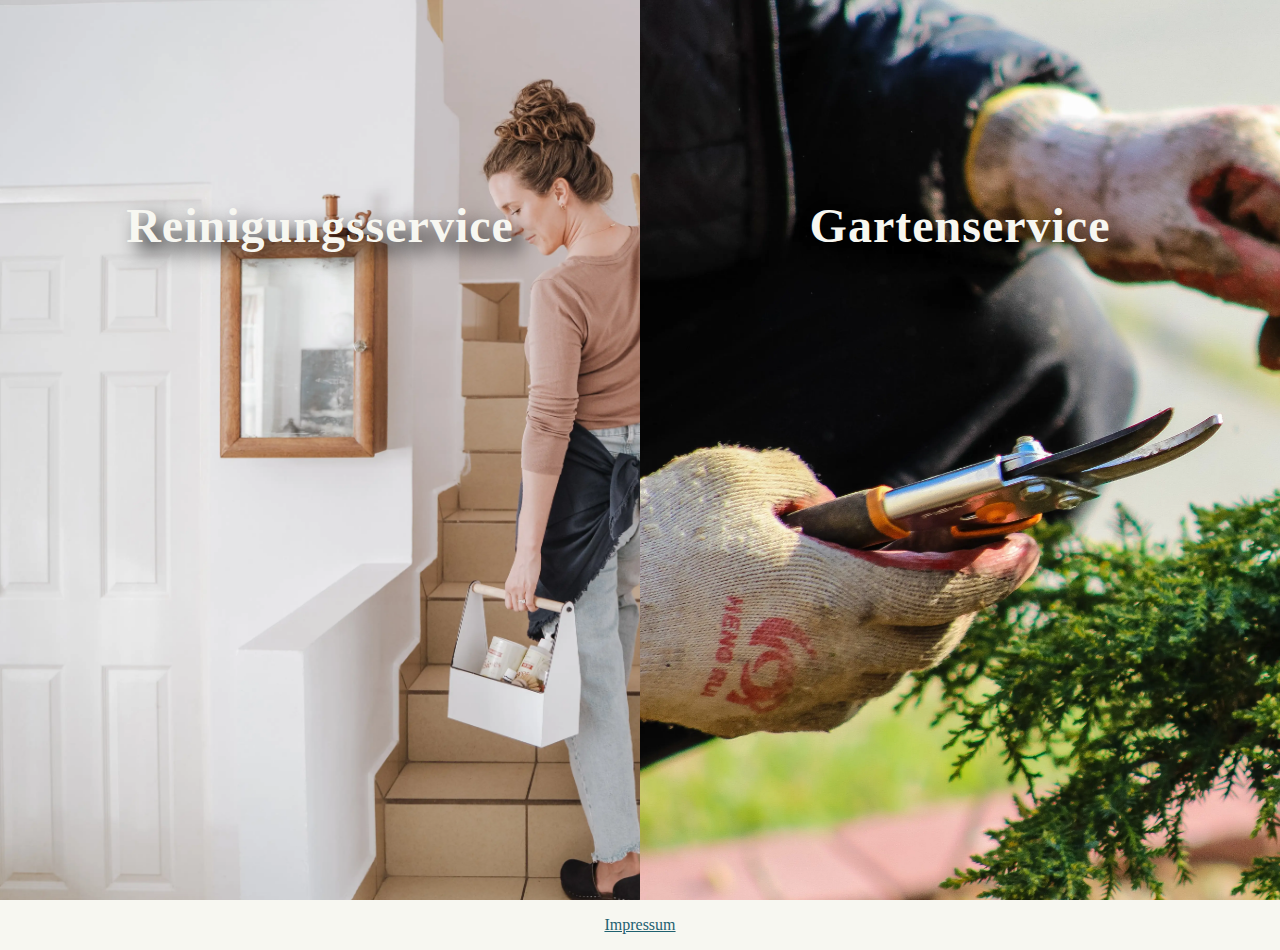
<file: index.html>
<!DOCTYPE html>
<html lang="de">

<head>
    <meta charset="UTF-8">
    <meta http-equiv="X-UA-Compatible" content="IE=edge">
    <meta name="viewport" content="width=device-width, initial-scale=1.0">
    <link rel="stylesheet" href="./index.min.css">
    <title>Hansen Services</title>
</head>

<body>
    <main id="main">
        <h1>Hansen Services</h1>
        <a href="./reinigungsservice.html" class="img-container">
            <div class="img" id="img-reinigung"></div>
            <h2>Reinigungsservice</h2>
        </a>
        <a href="./gartenservice.html" class="img-container">
            <div class="img" id="img-garten"></div>
            <h2>Gartenservice</h2>
        </a>
    </main>
    <footer>
        <a href="./impressumgardening.html" id="imprint-link">Impressum</a>
    </footer>
</body>

</html>
</file>
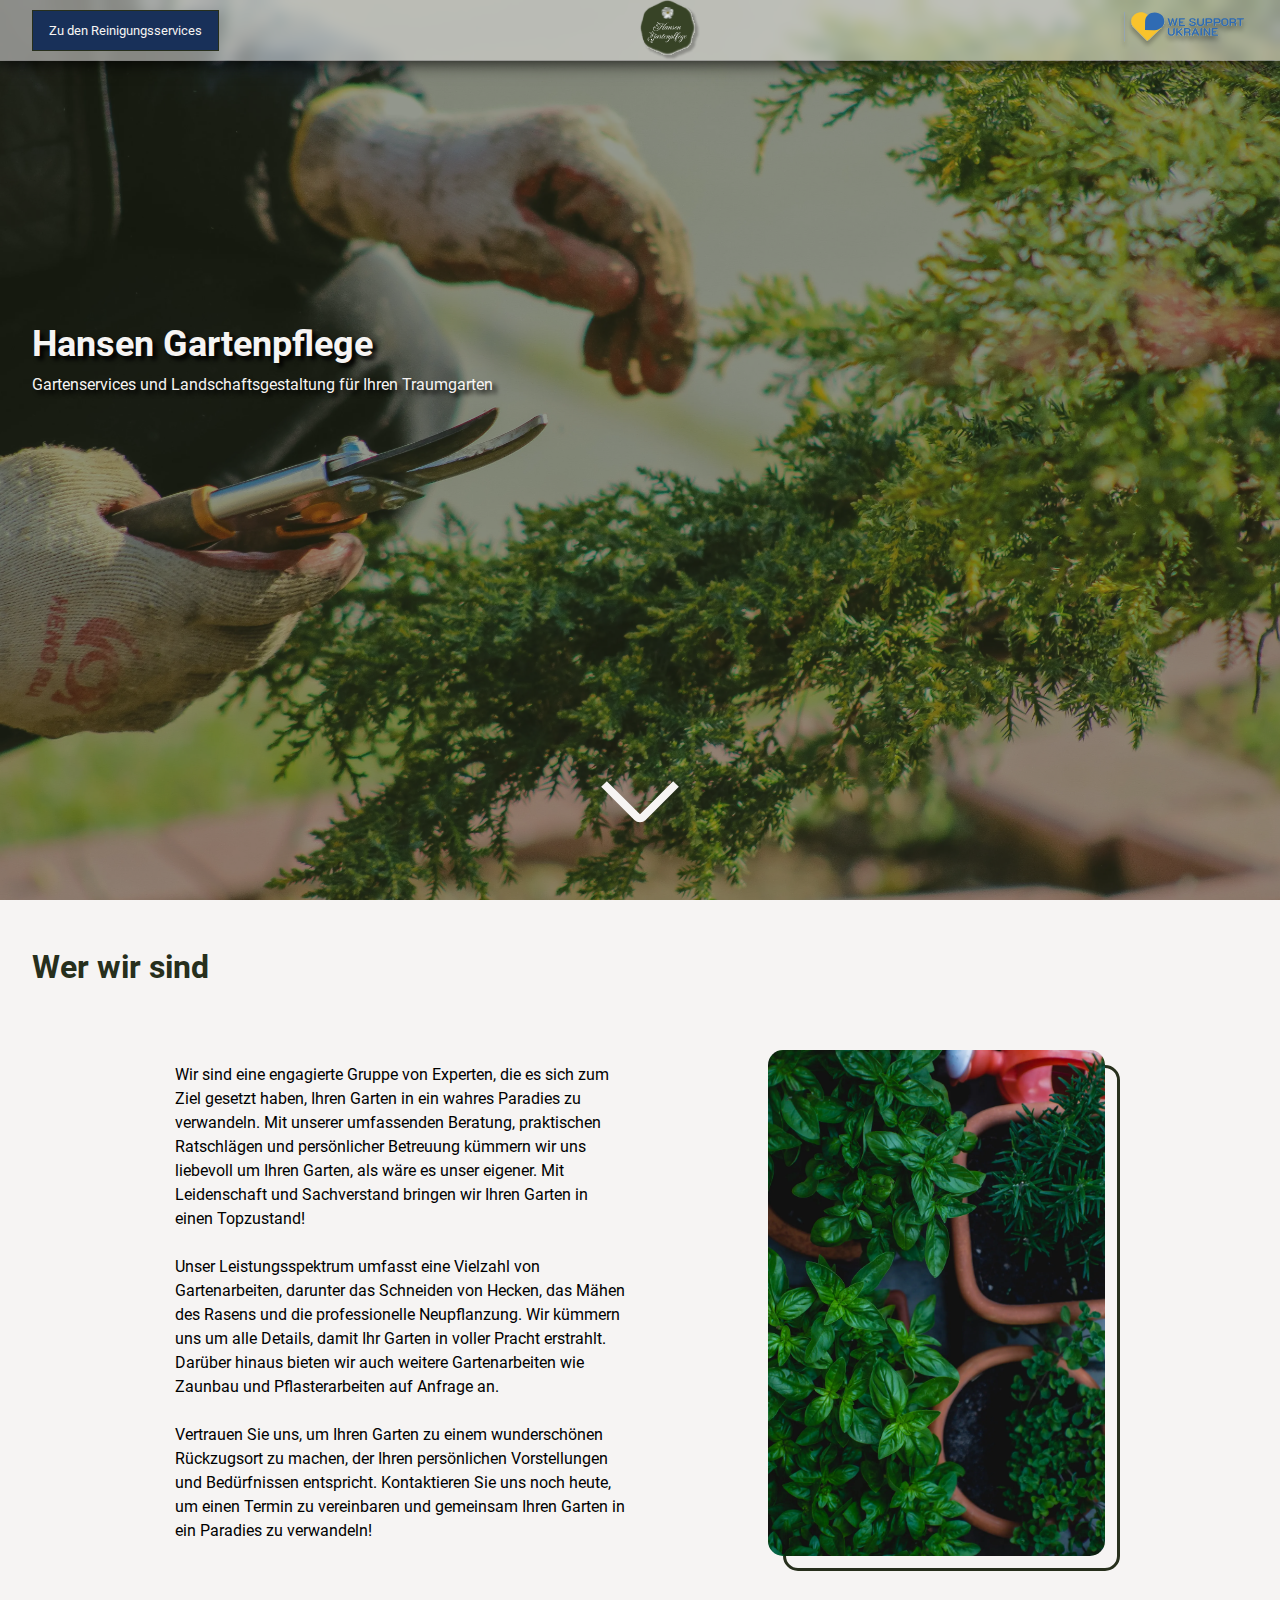
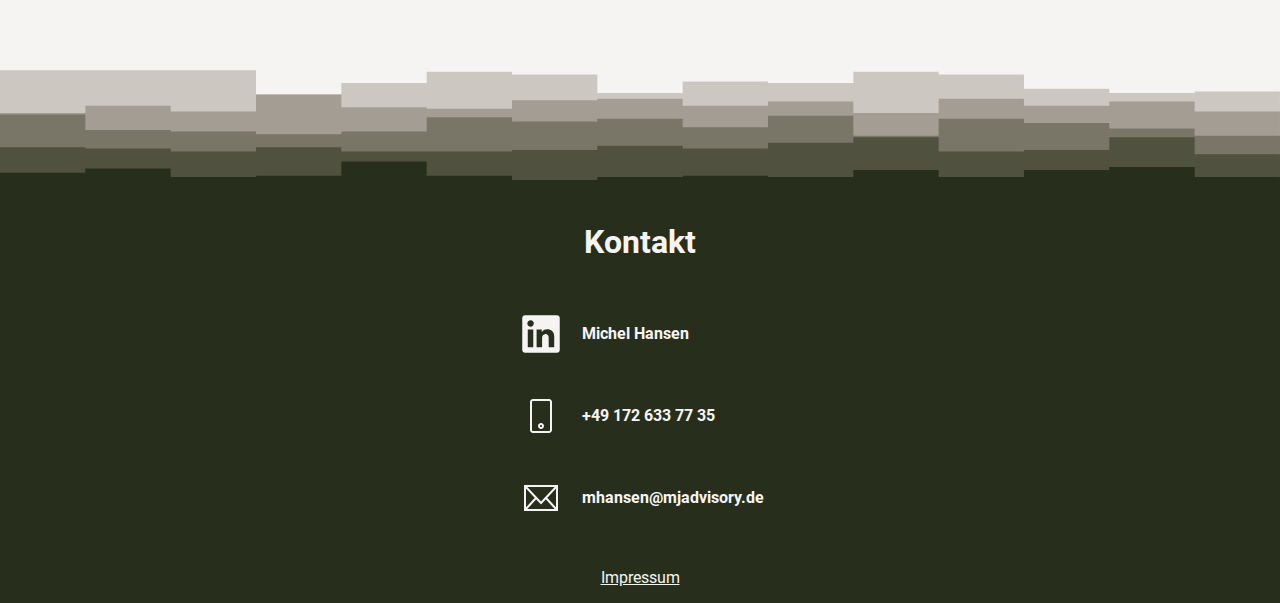
<file: gartenservice.html>
<!DOCTYPE html>
<html lang="de">

<head>
    <meta charset="UTF-8">
    <meta http-equiv="X-UA-Compatible" content="IE=edge">
    <meta name="viewport" content="width=device-width, initial-scale=1.0">
    <meta name="description"
        content="Wir sind spezialisiert auf die Schaffung von Verbindungen zwischen etablierten Immobilienunternehmen und aufstrebenden Start-ups. Durch unsere langjährige Expertise und engen Beziehungen zu den Gründern renommierter Immobilienunternehmen gewährleisten wir eine zuverlässige, professionelle und effiziente Zusammenarbeit.">
    <link rel="stylesheet" href="gartenservice.min.css">
    <link rel="stylesheet" href="fonts.css">
    <title>Hansen Gartenpflege</title>
</head>

<body>
    <header>
        <a href="./reinigungsservice.html" id="reinigung-link">
            <button id="reinigung-button">Zu den Reinigungsservices</button>
        </a>
        <img src="./assets/gardener-logo.svg" alt="logo" id="logo" height="42px" width="42px">
        <svg width="128" height="39" viewBox="0 0 128 39" id="support-ukraine" fill="none"
            xmlns="http://www.w3.org/2000/svg">
            <g filter="url(#filter0_d_23_175)">
                <mask id="mask0_23_175" style="mask-type:luminance" maskUnits="userSpaceOnUse" x="4" y="0" width="120"
                    height="31">
                    <path d="M124 0.866699H4V30.4489H124V0.866699Z" fill="white" />
                </mask>
                <g mask="url(#mask0_23_175)">
                    <path
                        d="M25.27 19.1001L25.3419 17.8244C28.3598 16.9446 29.3179 15.537 30.1802 12.5238C30.6113 11.0722 30.6113 9.53257 30.2281 8.08096C29.8209 6.62934 29.0305 5.2657 27.9048 4.16599C26.779 3.06628 25.3658 2.25249 23.809 1.76861C22.2521 1.30674 20.5754 1.21876 18.9706 1.50468C17.3658 1.79061 15.8569 2.45044 14.6113 3.41818C13.3658 4.38593 12.3838 5.6396 11.8089 7.04723C11.2341 8.45486 11.0425 9.97246 11.282 11.4681C11.5215 12.9637 12.1443 14.3713 13.1503 15.581L13.1742 15.603C13.5335 16.0209 13.9167 16.4168 14.3479 16.7907L27.0425 29.5473C27.0664 29.5913 27.1143 29.6133 27.1622 29.6353C27.2101 29.6573 27.2581 29.6573 27.306 29.6573C27.3539 29.6573 27.4018 29.6573 27.4497 29.6353C27.4976 29.6133 27.5455 29.5913 27.5694 29.5473L41.6772 16.5267L25.27 19.1001Z"
                        fill="#F9C32C" />
                    <path d="M20.8861 10.1044L18.3711 18.7481L27.7843 21.0575L30.2992 12.4138L20.8861 10.1044Z"
                        fill="#F9C32C" />
                    <path
                        d="M34.8746 1.41666C33.6052 1.39467 32.3357 1.61461 31.162 2.05449C29.9884 2.49438 28.9105 3.13221 28.0004 3.946C27.0902 4.75978 26.3716 5.72753 25.8686 6.80525C25.3656 7.88296 25.1022 9.02666 25.1022 10.1924C25.1022 10.2583 25.1022 10.3023 25.1022 10.3683V10.3903L25.0063 18.8361C25.0063 18.8581 25.0063 18.9021 25.0303 18.9241C25.0542 18.9461 25.0543 18.9681 25.0782 19.012C25.1022 19.034 25.1261 19.056 25.1501 19.056C25.174 19.078 25.2219 19.078 25.2459 19.078L34.4674 19.166H34.659C37.198 19.144 39.6411 18.2202 41.4375 16.5927C43.2339 14.9651 44.2638 12.7217 44.2878 10.3903C44.3117 8.05892 43.3297 5.8155 41.5812 4.12195C39.8327 2.45039 37.4135 1.48265 34.8746 1.41666Z"
                        fill="#2F6BB3" />
                    <path
                        d="M49.9406 14.789C49.6771 14.613 49.4855 14.3711 49.4137 14.0852L47.5454 7.35493C47.761 7.24496 48.0245 7.17898 48.2879 7.20097C48.5514 7.20097 48.7909 7.26695 49.0065 7.39892C49.1981 7.53089 49.3418 7.72883 49.3897 7.94878L50.3957 12.0837L50.1562 12.9195L50.276 12.9415L51.9047 7.68485C51.9526 7.55288 52.0245 7.42091 52.1682 7.33294C52.2879 7.24496 52.4556 7.20097 52.6233 7.20097C52.7909 7.20097 52.9346 7.24496 53.0783 7.33294C53.1981 7.42091 53.2939 7.55288 53.3418 7.68485L54.6352 12.1497L54.4197 13.0294L54.5394 13.0514L55.8328 7.90479C55.8807 7.68485 56.0005 7.50889 56.1921 7.35493C56.4077 7.22297 56.6712 7.15698 56.9346 7.15698C57.1981 7.15698 57.4616 7.20097 57.6772 7.31094L55.8089 14.0412C55.737 14.3271 55.5454 14.569 55.2819 14.745C54.9945 14.9209 54.6352 15.0089 54.2999 14.9869L52.5035 8.91652L52.4077 8.93852L52.5993 9.57635L50.9945 14.9649C50.5873 15.0529 50.228 14.9649 49.9406 14.789Z"
                        fill="#2F6BB3" />
                    <path
                        d="M58.8027 7.97088C58.8027 7.8829 58.8267 7.79493 58.8506 7.70695C58.8985 7.61897 58.9464 7.55299 59.0183 7.48701C59.162 7.35504 59.3776 7.28906 59.5932 7.28906H64.9105C64.9345 7.61898 64.8626 7.94889 64.671 8.23481C64.5752 8.34479 64.4554 8.41077 64.3117 8.47675C64.168 8.52074 64.0243 8.54273 63.8806 8.54273H60.3836V10.4342H63.5453C63.5692 10.7641 63.4973 11.0941 63.3057 11.38C63.2099 11.49 63.0902 11.5559 62.9465 11.6219C62.8027 11.6659 62.659 11.6879 62.5153 11.6879H60.3836V13.6674H64.1201C64.2638 13.6454 64.4075 13.6674 64.5512 13.7334C64.695 13.7774 64.8147 13.8653 64.9105 13.9753C65.1021 14.2612 65.174 14.5911 65.15 14.9211H59.5932C59.3776 14.9211 59.186 14.8551 59.0183 14.7231C58.9464 14.6571 58.8746 14.5911 58.8506 14.5032C58.8027 14.4152 58.8027 14.3272 58.8027 14.2392V7.97088Z"
                        fill="#2F6BB3" />
                    <path
                        d="M70.7787 14.811C70.3236 14.7011 69.8924 14.4591 69.5571 14.1292C69.2697 13.8433 69.126 13.4694 69.126 13.0955C69.126 12.5017 69.5571 12.2157 70.4433 12.2157C70.4433 12.4577 70.4912 12.6776 70.611 12.8976C70.7068 13.1175 70.8745 13.2934 71.0661 13.4474C71.4972 13.6893 71.9763 13.8433 72.4793 13.8653C72.9823 13.8873 73.4853 13.7993 73.9403 13.6014C74.0841 13.5354 74.2038 13.4254 74.2757 13.2935C74.3475 13.1615 74.3954 13.0075 74.3954 12.8536C74.3954 12.6776 74.3475 12.4797 74.2038 12.3257C74.0362 12.1497 73.8206 12.0398 73.605 11.9738C73.1978 11.8418 72.7906 11.7319 72.3595 11.6439C71.7368 11.5119 71.114 11.336 70.5152 11.094C70.132 10.9401 69.7966 10.6761 69.5571 10.3682C69.3415 10.0383 69.2457 9.6644 69.2697 9.2905C69.2697 8.8946 69.4134 8.5207 69.6769 8.19079C69.9643 7.86088 70.3715 7.59695 70.8026 7.46498C71.3296 7.28903 71.9044 7.20105 72.4793 7.20105C73.0302 7.20105 73.5811 7.26703 74.108 7.42099C74.5391 7.53096 74.9224 7.75091 75.2338 8.05883C75.4972 8.30076 75.6409 8.63068 75.6409 8.98258C75.6409 9.51044 75.2098 9.79637 74.3475 9.81836C74.3475 9.62042 74.2996 9.40047 74.2038 9.22452C74.108 9.02657 73.9883 8.87261 73.8206 8.71865C73.4134 8.45472 72.9344 8.32276 72.4314 8.36674C72.0002 8.34475 71.593 8.43273 71.2098 8.60868C71.0661 8.67466 70.9703 8.76264 70.8984 8.89461C70.8266 9.00458 70.7787 9.15854 70.7787 9.2905C70.7787 9.46645 70.8266 9.64241 70.9463 9.79637C71.09 9.95033 71.2817 10.0823 71.4972 10.1483C71.8565 10.2802 72.2398 10.3682 72.623 10.4342C73.2936 10.5662 73.9404 10.7421 74.5631 11.006C74.9942 11.16 75.3535 11.4239 75.617 11.7758C75.8326 12.1058 75.9523 12.4797 75.9284 12.8536C75.9284 13.2715 75.7847 13.6893 75.5212 14.0193C75.2098 14.3712 74.8026 14.6351 74.3475 14.7891C73.7727 14.965 73.1739 15.075 72.5751 15.053C72.0242 15.053 71.3775 14.987 70.7787 14.811Z"
                        fill="#2F6BB3" />
                    <path
                        d="M78.7787 14.679C78.2758 14.459 77.8207 14.0851 77.5093 13.6452C77.1979 13.2054 77.0542 12.6995 77.0542 12.1716V8.27865C77.0542 8.12469 77.0781 7.97073 77.15 7.83877C77.2219 7.7068 77.3177 7.57483 77.4614 7.48686C77.8207 7.28891 78.2278 7.17894 78.659 7.20093V12.1496C78.635 12.3696 78.6829 12.5895 78.7787 12.7875C78.8746 12.9854 79.0183 13.1834 79.1859 13.3153C79.5931 13.6012 80.0722 13.7552 80.5752 13.7552C81.0781 13.7552 81.5811 13.6012 81.9644 13.3153C82.132 13.1614 82.2758 12.9854 82.3716 12.7875C82.4674 12.5895 82.5153 12.3696 82.4913 12.1496V8.27865C82.4913 8.12469 82.5153 7.97073 82.5871 7.81677C82.659 7.6848 82.7788 7.55284 82.9225 7.46486C83.2817 7.26692 83.6889 7.17894 84.1201 7.20093V12.1496C84.1201 12.6775 83.9764 13.1834 83.665 13.6232C83.3536 14.0631 82.9225 14.415 82.3955 14.657C81.8207 14.8989 81.2219 15.0309 80.5991 15.0309C79.9764 15.0309 79.3775 14.8989 78.7787 14.679Z"
                        fill="#2F6BB3" />
                    <path
                        d="M85.4375 7.97088C85.4375 7.8829 85.4614 7.79493 85.4854 7.70695C85.5333 7.61897 85.5812 7.55299 85.6531 7.48701C85.8207 7.35504 86.0123 7.28906 86.2279 7.28906H89.5333C90.0603 7.28906 90.5872 7.37704 91.0423 7.59698C91.4734 7.79493 91.8327 8.10285 92.0722 8.47675C92.3117 8.87265 92.4555 9.33452 92.4315 9.7964C92.4315 10.2583 92.3117 10.7202 92.0722 11.1381C91.8327 11.512 91.4734 11.8199 91.0662 12.0178C90.5872 12.2378 90.0603 12.3257 89.5333 12.3037H87.0183V13.9093C87.0183 14.0633 86.9944 14.2172 86.9225 14.3492C86.8507 14.4812 86.7309 14.6131 86.6112 14.7011C86.2519 14.8991 85.8447 15.009 85.4375 14.987V7.97088ZM89.5573 11.0941C89.7249 11.0941 89.9165 11.0721 90.0842 11.0281C90.2519 10.9621 90.3956 10.8741 90.5153 10.7641C90.7549 10.5002 90.8746 10.1703 90.8507 9.8184C90.8507 9.64244 90.8267 9.48849 90.7788 9.33453C90.707 9.18057 90.6351 9.0266 90.4914 8.91663C90.3716 8.80666 90.204 8.71869 90.0363 8.6527C89.8686 8.58672 89.701 8.56473 89.5094 8.58672H86.9944V11.1161H89.5573V11.0941Z"
                        fill="#2F6BB3" />
                    <path
                        d="M93.605 7.97088C93.605 7.8829 93.629 7.79493 93.6529 7.70695C93.7008 7.61897 93.7487 7.55299 93.8206 7.48701C93.9882 7.35504 94.1799 7.28906 94.3954 7.28906H97.7008C98.2278 7.28906 98.7547 7.37704 99.2098 7.59698C99.6409 7.79493 100 8.10285 100.24 8.47675C100.479 8.87264 100.623 9.33452 100.599 9.7964C100.599 10.2583 100.479 10.7202 100.24 11.1381C100 11.512 99.6409 11.8199 99.2338 12.0178C98.7547 12.2378 98.2278 12.3257 97.7008 12.3037H95.1858V13.9093C95.1858 14.0633 95.1619 14.2172 95.09 14.3712C95.0182 14.5032 94.8984 14.6351 94.7787 14.7231C94.4194 14.9211 94.0122 15.031 93.5811 15.009V7.97088H93.605ZM97.7248 11.0941C97.9164 11.0941 98.084 11.0721 98.2517 11.0281C98.4194 10.9621 98.5631 10.8741 98.7068 10.7641C98.9463 10.5002 99.0661 10.1703 99.0421 9.8184C99.0421 9.64244 99.0182 9.48849 98.9703 9.33453C98.8984 9.18057 98.8266 9.0266 98.6828 8.91663C98.5631 8.80666 98.3954 8.71869 98.2278 8.6527C98.0601 8.58672 97.8924 8.56473 97.7008 8.58672H95.1858V11.1161H97.7248V11.0941Z"
                        fill="#2F6BB3" />
                    <path
                        d="M102.994 14.7011C102.491 14.4811 102.036 14.1512 101.701 13.7333C101.389 13.3374 101.222 12.8756 101.222 12.3917V9.84036C101.222 9.35648 101.389 8.8946 101.701 8.5207C102.036 8.10281 102.467 7.7729 102.994 7.55296C103.545 7.31102 104.168 7.20105 104.791 7.20105C105.413 7.20105 106.012 7.31102 106.587 7.55296C107.09 7.7729 107.545 8.10281 107.88 8.5207C108.192 8.8946 108.359 9.37848 108.359 9.84036V12.3917C108.359 12.8756 108.192 13.3374 107.88 13.7333C107.545 14.1512 107.114 14.4811 106.587 14.7011C106.036 14.943 105.413 15.053 104.791 15.053C104.168 15.053 103.545 14.921 102.994 14.7011ZM106.204 13.3814C106.371 13.2715 106.515 13.1175 106.611 12.9415C106.707 12.7656 106.755 12.5676 106.755 12.3697V9.88435C106.755 9.6864 106.707 9.48845 106.611 9.3125C106.515 9.13654 106.371 8.98258 106.204 8.87261C105.797 8.58669 105.294 8.45472 104.767 8.47672C104.264 8.45472 103.761 8.58669 103.353 8.87261C103.186 8.98258 103.042 9.13654 102.946 9.3125C102.85 9.48845 102.803 9.6864 102.803 9.88435V12.3697C102.803 12.5676 102.85 12.7656 102.946 12.9415C103.042 13.1175 103.186 13.2715 103.353 13.3814C103.761 13.6454 104.264 13.7993 104.767 13.7773C105.294 13.7993 105.797 13.6454 106.204 13.3814Z"
                        fill="#2F6BB3" />
                    <path
                        d="M109.485 7.97079C109.485 7.88281 109.509 7.79484 109.533 7.70686C109.581 7.61888 109.629 7.5529 109.701 7.48692C109.869 7.35495 110.06 7.28897 110.276 7.28897H113.461C114.18 7.24498 114.899 7.46493 115.449 7.90481C115.689 8.12475 115.881 8.41068 116 8.7186C116.12 9.02651 116.168 9.33443 116.144 9.66435C116.168 10.0382 116.072 10.4121 115.857 10.7421C115.641 11.05 115.354 11.2919 114.994 11.4459V11.4679C115.689 11.7538 116.048 12.3037 116.048 13.0954V13.9532C116.048 14.1072 116.024 14.2611 115.952 14.3931C115.881 14.5251 115.785 14.657 115.641 14.745C115.282 14.943 114.875 15.0529 114.443 15.0309V13.1614C114.467 12.8535 114.372 12.5676 114.204 12.3037C114.108 12.2157 113.988 12.1277 113.869 12.0837C113.725 12.0397 113.605 12.0177 113.461 12.0177H111.066V13.9312C111.066 14.0852 111.042 14.2391 110.97 14.3711C110.899 14.5031 110.803 14.635 110.659 14.723C110.3 14.921 109.893 15.0309 109.485 14.9869V7.97079ZM113.39 10.808C113.557 10.808 113.701 10.808 113.869 10.7421C114.036 10.6761 114.156 10.6101 114.276 10.5001C114.491 10.2582 114.611 9.97227 114.587 9.66435C114.587 8.91654 114.18 8.54264 113.39 8.54264H111.066V10.808H113.39Z"
                        fill="#2F6BB3" />
                    <path
                        d="M119.545 8.56473H116.647C116.647 7.72895 117.054 7.28906 117.892 7.28906H124C124 8.12484 123.569 8.56473 122.731 8.56473H121.126V13.9533C121.126 14.1073 121.102 14.2612 121.03 14.3932C120.958 14.5252 120.863 14.6571 120.719 14.7451C120.36 14.943 119.952 15.053 119.521 15.031L119.545 8.56473Z"
                        fill="#2F6BB3" />
                    <path
                        d="M49.4613 24.4005C48.9583 24.1805 48.5033 23.8066 48.2158 23.3668C47.9045 22.9269 47.7607 22.421 47.7607 21.8931V18.0002C47.7607 17.8462 47.7847 17.6922 47.8565 17.5603C47.9284 17.4283 48.0242 17.2964 48.1679 17.2084C48.5272 17.0104 48.9344 16.9005 49.3655 16.9225V21.8712C49.3416 22.0911 49.3895 22.311 49.4853 22.509C49.5811 22.7069 49.7248 22.9049 49.8925 23.0368C50.2997 23.3228 50.7787 23.4767 51.2817 23.4767C51.7847 23.4767 52.2877 23.3228 52.6709 23.0368C52.8386 22.8829 52.9823 22.7069 53.0781 22.509C53.1739 22.311 53.1979 22.0911 53.1979 21.8712V18.0002C53.1979 17.8462 53.2218 17.6922 53.2937 17.5603C53.3655 17.4283 53.4613 17.2964 53.6051 17.2084C53.9643 17.0104 54.3715 16.9005 54.8027 16.9444V21.8931C54.8027 22.421 54.6589 22.9269 54.3476 23.3668C54.0362 23.8066 53.6051 24.1586 53.1021 24.4005C52.5272 24.6424 51.9284 24.7744 51.3057 24.7744C50.635 24.7524 50.0122 24.6424 49.4613 24.4005Z"
                        fill="#2F6BB3" />
                    <path
                        d="M56.1201 18.0442C56.1201 17.8902 56.1441 17.7362 56.2159 17.5823C56.2878 17.4503 56.4075 17.3183 56.5273 17.2304C56.8866 17.0104 57.2938 16.9224 57.7009 16.9444V20.4635L61.701 16.9664C61.8926 17.0984 62.0602 17.2304 62.18 17.4063C62.2758 17.5383 62.3477 17.6922 62.3716 17.8462C62.3716 17.9562 62.3237 18.0661 62.2518 18.1761C62.1321 18.3081 62.0123 18.44 61.8686 18.55L59.4734 20.6175L62.7548 24.3565C62.659 24.5104 62.5153 24.6204 62.3477 24.7084C62.18 24.7964 61.9884 24.8184 61.7968 24.8184C61.6291 24.8184 61.4375 24.7964 61.2938 24.7304C61.1261 24.6644 61.0063 24.5544 60.8866 24.4445L58.3956 21.5632L57.7249 22.1791V23.8066C57.7489 23.9606 57.701 24.1146 57.653 24.2465C57.5812 24.3785 57.4854 24.5105 57.3656 24.5984C57.0063 24.7964 56.5752 24.8844 56.1441 24.8404V18.0442H56.1201Z"
                        fill="#2F6BB3" />
                    <path
                        d="M63.9048 17.7142C63.9048 17.6262 63.9288 17.5382 63.9527 17.4503C64.0006 17.3623 64.0485 17.2963 64.1204 17.2303C64.288 17.0983 64.4797 17.0324 64.6952 17.0324H67.8809C68.5994 16.9884 69.318 17.2083 69.8689 17.6702C70.1084 17.8901 70.3 18.1761 70.4198 18.484C70.5395 18.7919 70.5874 19.0998 70.5635 19.4297C70.5874 19.8036 70.4677 20.1775 70.2761 20.5075C70.0605 20.8154 69.7731 21.0573 69.4138 21.2113V21.2333C70.1084 21.5192 70.4677 22.047 70.4677 22.8388V23.6966C70.4677 23.8506 70.4437 24.0045 70.3719 24.1365C70.3 24.2685 70.2042 24.4004 70.0605 24.4884C69.7012 24.6864 69.294 24.7963 68.8629 24.7743V22.9048C68.8868 22.5969 68.791 22.311 68.6234 22.047C68.5276 21.9591 68.4078 21.8711 68.2641 21.8271C68.1204 21.7831 68.0006 21.7611 67.8569 21.7611H65.4617V23.6746C65.4617 23.8286 65.4377 23.9825 65.3659 24.1145C65.294 24.2465 65.1982 24.3784 65.0545 24.4664C64.6952 24.6644 64.288 24.7743 63.8809 24.7303V17.7142H63.9048ZM67.809 20.5514C67.9767 20.5514 68.1204 20.5514 68.288 20.4855C68.4318 20.4415 68.5755 20.3535 68.6952 20.2435C68.9108 20.0016 69.0306 19.7157 69.0066 19.4077C69.0066 18.6599 68.5994 18.286 67.809 18.286H65.4617V20.5514H67.809Z"
                        fill="#2F6BB3" />
                    <path
                        d="M71.9281 24.4446C71.8322 24.3566 71.7604 24.2467 71.7125 24.1367C71.6646 24.0267 71.6406 23.8948 71.6406 23.7628C71.6406 23.5429 71.7125 23.3009 71.8083 23.103L74.5388 17.4065C74.5867 17.2525 74.7065 17.1425 74.8502 17.0546C74.9939 16.9666 75.1616 16.9226 75.3292 16.9226C75.4969 16.9226 75.6646 16.9666 75.8083 17.0546C75.952 17.1425 76.0478 17.2745 76.1197 17.4065L78.8502 23.103C78.946 23.3009 79.0179 23.5429 79.0179 23.7628C79.0179 23.8948 78.9939 24.0047 78.946 24.1367C78.8981 24.2467 78.8263 24.3566 78.7304 24.4446C78.5149 24.6426 78.2275 24.7525 77.9161 24.7745L76.9101 22.7071H73.7724L72.7664 24.7745C72.4071 24.7525 72.1436 24.6426 71.9281 24.4446ZM76.3831 21.4534L75.0658 18.4622L74.9221 18.5062L75.2095 19.188L74.2035 21.4534H76.3831Z"
                        fill="#2F6BB3" />
                    <path
                        d="M80.3594 18.0222C80.3594 17.8682 80.3833 17.7142 80.4552 17.5823C80.527 17.4503 80.6468 17.3183 80.7666 17.2304C81.1258 17.0104 81.533 16.9224 81.9402 16.9444V23.6967C81.9402 23.8506 81.9163 24.0046 81.8444 24.1585C81.7726 24.2905 81.6528 24.4225 81.533 24.5105C81.1737 24.7304 80.7666 24.8184 80.3594 24.7964V18.0222Z"
                        fill="#2F6BB3" />
                    <path
                        d="M83.5933 18.0882C83.5933 17.9342 83.6172 17.7802 83.6891 17.6263C83.7609 17.4723 83.8567 17.3404 84.0005 17.2524C84.3118 17.0324 84.6711 16.9225 85.0543 16.9445L89.0783 22.7069L89.1981 22.619L88.719 21.8712V16.9445C89.1262 16.9225 89.5334 17.0104 89.8927 17.2084C90.0364 17.2964 90.1322 17.4283 90.204 17.5603C90.2759 17.6923 90.2998 17.8462 90.2998 18.0002V23.7627C90.2998 23.8946 90.2759 24.0266 90.204 24.1586C90.1322 24.2685 90.0364 24.3785 89.9406 24.4665C89.701 24.6644 89.3897 24.7744 89.0783 24.7524L84.8388 18.682L84.719 18.77L85.222 19.5178V23.6747C85.222 23.8286 85.1981 23.9826 85.1262 24.1146C85.0543 24.2465 84.9585 24.3785 84.8148 24.4665C84.4555 24.6644 84.0484 24.7744 83.6412 24.7304L83.5933 18.0882Z"
                        fill="#2F6BB3" />
                    <path
                        d="M91.665 17.7143C91.665 17.6263 91.689 17.5383 91.7369 17.4504C91.7848 17.3624 91.8327 17.2964 91.9046 17.2304C92.0483 17.0985 92.2638 17.0325 92.4794 17.0325H97.7968C97.8207 17.3624 97.7489 17.6923 97.5573 17.9782C97.4614 18.0882 97.3417 18.1542 97.198 18.2202C97.0543 18.2641 96.9105 18.2861 96.7668 18.2861H93.2938V20.1776H96.4555C96.4794 20.5076 96.4076 20.8375 96.2159 21.1234C96.1201 21.2334 96.0004 21.2993 95.8567 21.3653C95.7129 21.4093 95.5692 21.4313 95.4255 21.4313H93.2938V23.4108H97.0303C97.174 23.3888 97.3177 23.4108 97.4614 23.4768C97.6052 23.5208 97.7249 23.6087 97.8207 23.7187C98.0123 24.0046 98.0842 24.3345 98.0602 24.6645H92.4794C92.2638 24.6645 92.0722 24.5985 91.9046 24.4665C91.8327 24.4005 91.7608 24.3345 91.7369 24.2466C91.689 24.1586 91.689 24.0706 91.689 23.9826V17.7143H91.665Z"
                        fill="#2F6BB3" />
                    <path d="M4.16797 0.866699V30.4489" stroke="#94A3B8" stroke-width="1.3395" stroke-miterlimit="10" />
                </g>
            </g>
            <defs>
                <filter id="filter0_d_23_175" x="0" y="0.866699" width="128" height="37.5823"
                    filterUnits="userSpaceOnUse" color-interpolation-filters="sRGB">
                    <feFlood flood-opacity="0" result="BackgroundImageFix" />
                    <feColorMatrix in="SourceAlpha" type="matrix" values="0 0 0 0 0 0 0 0 0 0 0 0 0 0 0 0 0 0 127 0"
                        result="hardAlpha" />
                    <feOffset dy="4" />
                    <feGaussianBlur stdDeviation="2" />
                    <feComposite in2="hardAlpha" operator="out" />
                    <feColorMatrix type="matrix" values="0 0 0 0 0 0 0 0 0 0 0 0 0 0 0 0 0 0 0.25 0" />
                    <feBlend mode="normal" in2="BackgroundImageFix" result="effect1_dropShadow_23_175" />
                    <feBlend mode="normal" in="SourceGraphic" in2="effect1_dropShadow_23_175" result="shape" />
                </filter>
            </defs>
        </svg>

    </header>
    <main>
        <section id="hero-section">
            <div id="hero-heading-container">
                <h1 id="hero-heading">Hansen Gartenpflege</h1>
                <p>Gartenservices und Landschaftsgestaltung für Ihren Traumgarten</p>
            </div>
            <div id="hero-overlay">
            </div>
            <svg width="200" height="200" id="hero-arrow" viewBox="0 0 200 200" fill="none"
                xmlns="http://www.w3.org/2000/svg">
                <path d="M136 84L102.828 117.172C101.266 118.734 98.7337 118.734 97.1716 117.172L64 84" stroke="#F6F4F3"
                    stroke-width="8" />
            </svg>
        </section>
        <section id="section-two">
            <h2>Wer wir sind</h2>
            <div id="section-two-wrapper">
                <div id="section-two-text-wrapper">

                    <div>
                        <p id="section-two-paragraph">
                            Wir sind eine engagierte Gruppe von Experten, die es sich zum Ziel gesetzt haben, Ihren
                            Garten
                            in ein wahres Paradies zu verwandeln. Mit unserer umfassenden Beratung, praktischen
                            Ratschlägen
                            und persönlicher Betreuung kümmern wir uns liebevoll um Ihren Garten, als wäre es unser
                            eigener.
                            Mit Leidenschaft und Sachverstand bringen wir Ihren Garten in einen Topzustand!<br /><br />

                            Unser Leistungsspektrum umfasst eine Vielzahl von Gartenarbeiten, darunter das Schneiden von
                            Hecken, das Mähen des Rasens und die professionelle Neupflanzung. Wir kümmern uns um alle
                            Details, damit Ihr Garten in voller Pracht erstrahlt. Darüber hinaus bieten wir auch weitere
                            Gartenarbeiten wie Zaunbau und Pflasterarbeiten auf Anfrage an.<br /><br />

                            Vertrauen Sie uns, um Ihren Garten zu einem wunderschönen Rückzugsort zu machen, der Ihren
                            persönlichen Vorstellungen und Bedürfnissen entspricht. Kontaktieren Sie uns noch heute, um
                            einen Termin zu vereinbaren und gemeinsam Ihren Garten in ein Paradies zu verwandeln!


                        </p>
                    </div>
                </div>
                <div id="section-two-img-container-wrapper">
                    <div id="img-container">
                        <img src="./assets/markus-spiske-6hDDnisCRMk-unsplash.webp" alt="Blumenbeet"
                            id="section-two-img">
                        <div id="section-two-border"></div>
                    </div>
                </div>
            </div>
        </section>
        <img src="./assets/layered-steps-haikei-2.svg" alt="Bunte Wellen Übergangsgrafik" id="seperator">

    </main>
    <footer>
        <h2 class="contact-heading">Kontakt</h2>
        <div>
            <div class="details-container">
                <a href="https://www.linkedin.com/in/michel-hansen-b10378276/" id="linkedin">
                    <svg width="50" height="50" viewBox="0 0 50 50" fill="none" xmlns="http://www.w3.org/2000/svg">
                        <path
                            d="M43.75 9.00735V40.9926C43.75 41.7239 43.4595 42.4253 42.9424 42.9424C42.4253 43.4595 41.7239 43.75 40.9926 43.75H9.00735C8.27606 43.75 7.57471 43.4595 7.05761 42.9424C6.54051 42.4253 6.25 41.7239 6.25 40.9926V9.00735C6.25 8.27606 6.54051 7.57471 7.05761 7.05761C7.57471 6.54051 8.27606 6.25 9.00735 6.25H40.9926C41.7239 6.25 42.4253 6.54051 42.9424 7.05761C43.4595 7.57471 43.75 8.27606 43.75 9.00735V9.00735ZM17.2794 20.5882H11.7647V38.2353H17.2794V20.5882ZM17.7757 14.5221C17.7786 14.1049 17.6994 13.6913 17.5424 13.3048C17.3854 12.9183 17.1539 12.5665 16.861 12.2695C16.5681 11.9725 16.2195 11.7361 15.8352 11.5737C15.451 11.4114 15.0385 11.3264 14.6213 11.3235H14.5221C13.6738 11.3235 12.8602 11.6605 12.2604 12.2604C11.6605 12.8602 11.3235 13.6738 11.3235 14.5221C11.3235 15.3704 11.6605 16.1839 12.2604 16.7838C12.8602 17.3836 13.6738 17.7206 14.5221 17.7206V17.7206C14.9392 17.7309 15.3543 17.6588 15.7437 17.5086C16.133 17.3584 16.4889 17.1329 16.791 16.8451C17.0932 16.5573 17.3357 16.2127 17.5046 15.8312C17.6736 15.4496 17.7657 15.0385 17.7757 14.6213V14.5221ZM38.2353 27.5147C38.2353 22.2096 34.8603 20.1471 31.5074 20.1471C30.4095 20.0921 29.3165 20.3259 28.3372 20.8252C27.358 21.3245 26.5268 22.0718 25.9265 22.9926H25.7721V20.5882H20.5882V38.2353H26.1029V28.8493C26.0232 27.888 26.326 26.9341 26.9456 26.1947C27.5651 25.4554 28.4514 24.9904 29.4118 24.9007H29.6213C31.375 24.9007 32.6765 26.0037 32.6765 28.7831V38.2353H38.1912L38.2353 27.5147Z"
                            fill="#F6F4F3" />
                    </svg>
                    <span>Michel Hansen</span>
                </a>
            </div>
            <div class="details-container">
                <a href="tel:+49 172 633 77 35" class="contact-link">
                    <svg width="50" height="50" viewBox="0 0 50 50" fill="none" xmlns="http://www.w3.org/2000/svg">
                        <path
                            d="M16 11C16 10.4477 16.4477 10 17 10V8C15.3431 8 14 9.34315 14 11H16ZM16 39V11H14V39H16ZM17 40C16.4477 40 16 39.5523 16 39H14C14 40.6569 15.3431 42 17 42V40ZM33 40H17V42H33V40ZM34 39C34 39.5523 33.5523 40 33 40V42C34.6569 42 36 40.6569 36 39H34ZM34 11V39H36V11H34ZM33 10C33.5523 10 34 10.4477 34 11H36C36 9.34315 34.6569 8 33 8V10ZM17 10H33V8H17V10ZM26 35C26 35.5523 25.5523 36 25 36V38C26.6569 38 28 36.6569 28 35H26ZM25 34C25.5523 34 26 34.4477 26 35H28C28 33.3431 26.6569 32 25 32V34ZM24 35C24 34.4477 24.4477 34 25 34V32C23.3431 32 22 33.3431 22 35H24ZM25 36C24.4477 36 24 35.5523 24 35H22C22 36.6569 23.3431 38 25 38V36Z"
                            fill="#F6F4F3" />
                    </svg>
                    <span>+49 172 633 77 35</span>
                </a>
            </div>
            <div class="details-container">
                <a href="mailto:mhansen@mjadvisory.de" class="contact-link">
                    <svg width="50" height="50" viewBox="0 0 50 50" fill="none" xmlns="http://www.w3.org/2000/svg">
                        <path d="M41 37H9V13H41V37Z" stroke="#F6F4F3" stroke-width="2" />
                        <path d="M41 37L35.5 31L30 25M9 37L20 25M41 13L25 30L9 13" stroke="#F6F4F3" stroke-width="2" />
                    </svg>
                    <span>mhansen@mjadvisory.de</span>
                </a>
            </div>
        </div>
        <a href="./impressumgardening.html" id="impressum-link">Impressum</a>
    </footer>
    <script defer>
        document.getElementById('hero-arrow').addEventListener('click', () => {
            document.getElementById('section-two').scrollIntoView(true);
        })
    </script>
</body>

</html>
</file>
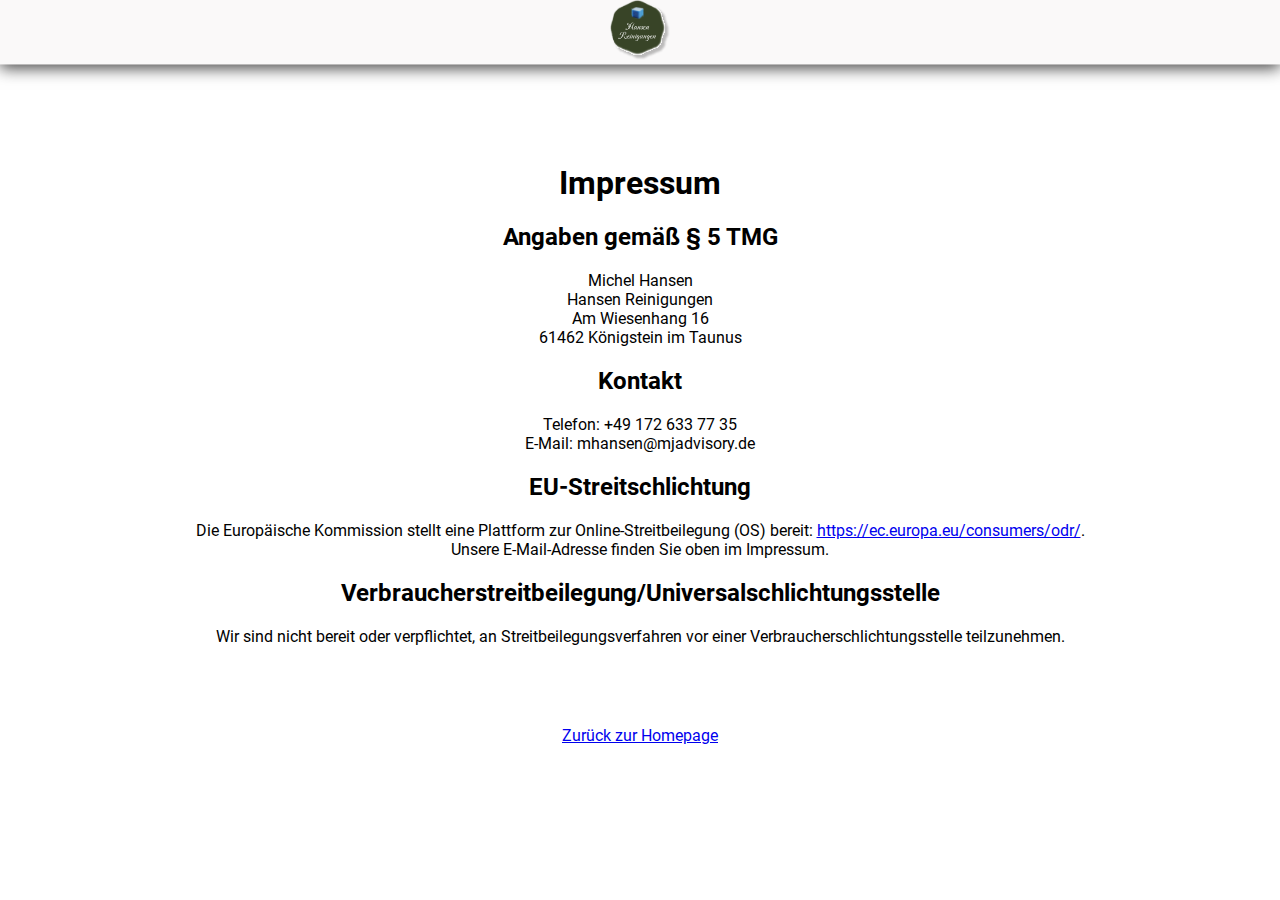
<file: impressumcleaning.html>
<!DOCTYPE html>
<html lang="de">

<head>
    <meta charset="UTF-8">
    <meta http-equiv="X-UA-Compatible" content="IE=edge">
    <meta name="viewport" content="width=device-width, initial-scale=1.0">
    <link rel="stylesheet" href="fonts.css">
    <title>Hansen Services | Impressum</title>
    <style>
        * {
            text-align: center;
            font-family: Roboto, Arial, Helvetica, sans-serif;
        }

        html,
        body {
            padding: 0;
            margin: 0;
        }

        header {
            position: fixed;
            top: 0;
            z-index: 999;
            width: 100vw;
            display: flex;
            align-items: center;
            justify-content: center;
            background: rgba(246, 244, 243, 0.5);
            border-radius: 0;
            box-shadow: 0 4px 30px rgba(0, 0, 0, 0.1);
            backdrop-filter: blur(7.1px);
            -webkit-backdrop-filter: blur(7.1px);
            outline: 1px solid rgba(246, 244, 243, 0.5);
            -webkit-box-shadow: 4px 4px 5px 0px rgba(0, 0, 0, 0.75);
            -moz-box-shadow: 4px 4px 5px 0px rgba(0, 0, 0, 0.75);
            box-shadow: 0 4px 15px 0px rgba(0, 0, 0, 0.75);
        }

        header img {
            width: 100px;
            height: 100px;
        }

        main {
            margin-top: 164px;
        }

        .home {
            text-decoration: none;
            color: #f6f4f3;
            font-size: 1.5rem;
            padding: 1rem;
        }

        footer {
            margin: 5rem;
        }

        #logo {
            height: 60px;
        }
    </style>
</head>

<body>
    <header>
        <a href="./index.html">
            <img src="./assets/cleaning-logo.svg" alt="logo" id="logo">
        </a>
    </header>
    <main>
        <h1>Impressum</h1>

        <h2>Angaben gem&auml;&szlig; &sect; 5 TMG</h2>
        <p>Michel Hansen<br />
            Hansen Reinigungen<br />
            Am Wiesenhang 16<br />
            61462 K&ouml;nigstein im Taunus</p>

        <h2>Kontakt</h2>
        <p>Telefon: +49 172 633 77 35<br />
            E-Mail: mhansen@mjadvisory.de</p>

        <h2>EU-Streitschlichtung</h2>
        <p>Die Europ&auml;ische Kommission stellt eine Plattform zur Online-Streitbeilegung (OS) bereit: <a
                href="https://ec.europa.eu/consumers/odr/" target="_blank"
                rel="noopener noreferrer">https://ec.europa.eu/consumers/odr/</a>.<br /> Unsere E-Mail-Adresse finden
            Sie oben im Impressum.</p>

        <h2>Verbraucher&shy;streit&shy;beilegung/Universal&shy;schlichtungs&shy;stelle</h2>
        <p>Wir sind nicht bereit oder verpflichtet, an Streitbeilegungsverfahren vor einer Verbraucherschlichtungsstelle
            teilzunehmen.</p>
    </main>
    <footer>
        <a href="./index.html" class="back">Zurück zur Homepage</a>
    </footer>
</body>

</html>
</file>
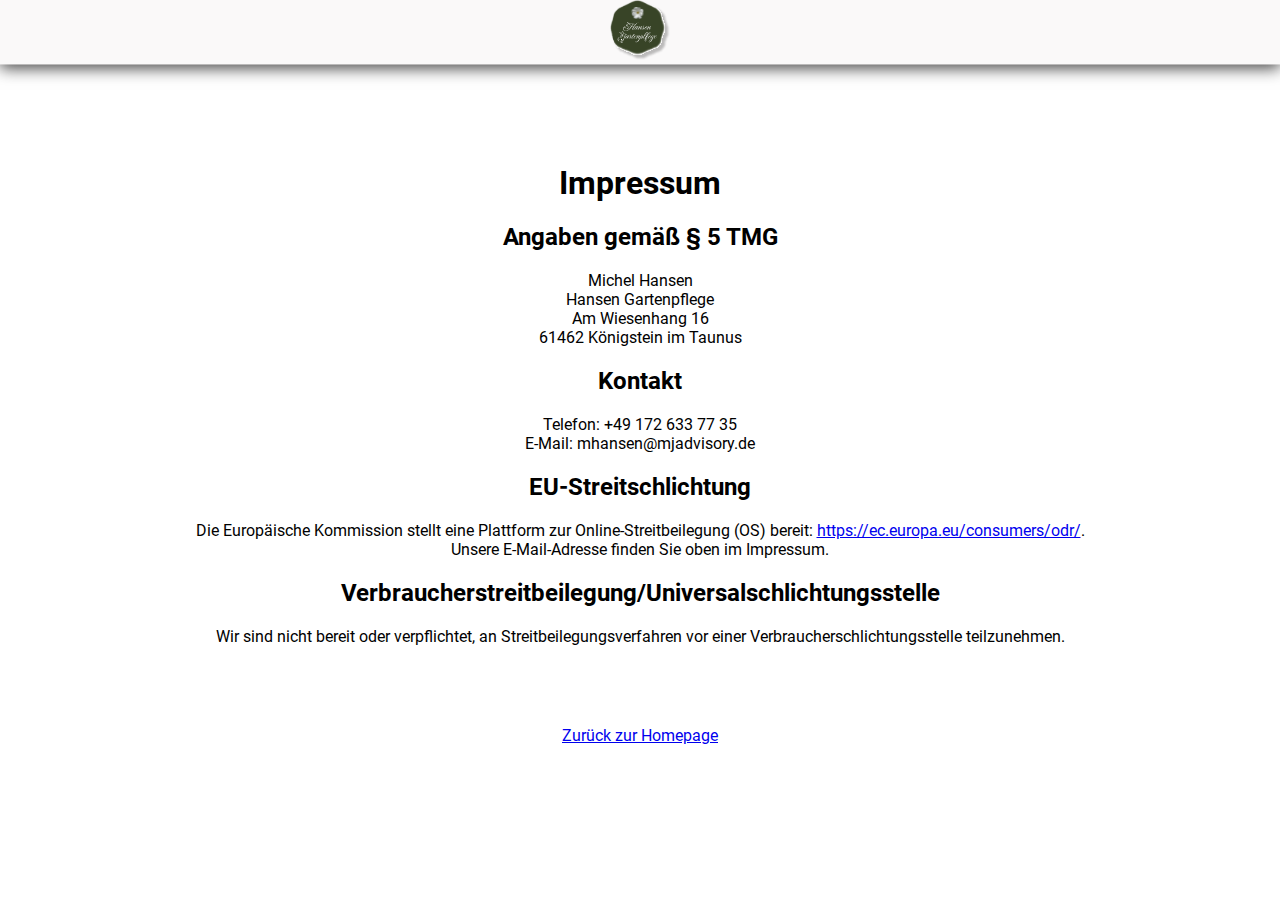
<file: impressumgardening.html>
<!DOCTYPE html>
<html lang="de">

<head>
    <meta charset="UTF-8">
    <meta http-equiv="X-UA-Compatible" content="IE=edge">
    <meta name="viewport" content="width=device-width, initial-scale=1.0">
    <link rel="stylesheet" href="fonts.css">
    <title>Hansen Services | Impressum</title>
    <style>
        * {
            text-align: center;
            font-family: Roboto, Arial, Helvetica, sans-serif;
        }

        html,
        body {
            padding: 0;
            margin: 0;
        }

        header {
            position: fixed;
            top: 0;
            z-index: 999;
            width: 100vw;
            display: flex;
            align-items: center;
            justify-content: center;
            background: rgba(246, 244, 243, 0.5);
            border-radius: 0;
            box-shadow: 0 4px 30px rgba(0, 0, 0, 0.1);
            backdrop-filter: blur(7.1px);
            -webkit-backdrop-filter: blur(7.1px);
            outline: 1px solid rgba(246, 244, 243, 0.5);
            -webkit-box-shadow: 4px 4px 5px 0px rgba(0, 0, 0, 0.75);
            -moz-box-shadow: 4px 4px 5px 0px rgba(0, 0, 0, 0.75);
            box-shadow: 0 4px 15px 0px rgba(0, 0, 0, 0.75);
        }

        header img {
            width: 100px;
            height: 100px;
        }

        main {
            margin-top: 164px;
        }

        .home {
            text-decoration: none;
            color: #f6f4f3;
            font-size: 1.5rem;
            padding: 1rem;
        }

        footer {
            margin: 5rem;
        }

        #logo {
            height: 60px;
        }
    </style>
</head>

<body>
    <header>
        <a href="./index.html">
            <img src="./assets/gardener-logo.svg" alt="logo" id="logo">
        </a>
    </header>
    <main>
        <h1>Impressum</h1>

        <h2>Angaben gem&auml;&szlig; &sect; 5 TMG</h2>
        <p>Michel Hansen<br />
            Hansen Gartenpflege<br />
            Am Wiesenhang 16<br />
            61462 K&ouml;nigstein im Taunus</p>

        <h2>Kontakt</h2>
        <p>Telefon: +49 172 633 77 35<br />
            E-Mail: mhansen@mjadvisory.de</p>

        <h2>EU-Streitschlichtung</h2>
        <p>Die Europ&auml;ische Kommission stellt eine Plattform zur Online-Streitbeilegung (OS) bereit: <a
                href="https://ec.europa.eu/consumers/odr/" target="_blank"
                rel="noopener noreferrer">https://ec.europa.eu/consumers/odr/</a>.<br /> Unsere E-Mail-Adresse finden
            Sie oben im Impressum.</p>

        <h2>Verbraucher&shy;streit&shy;beilegung/Universal&shy;schlichtungs&shy;stelle</h2>
        <p>Wir sind nicht bereit oder verpflichtet, an Streitbeilegungsverfahren vor einer Verbraucherschlichtungsstelle
            teilzunehmen.</p>
    </main>
    <footer>
        <a href="./index.html" class="back">Zurück zur Homepage</a>
    </footer>
</body>

</html>
</file>
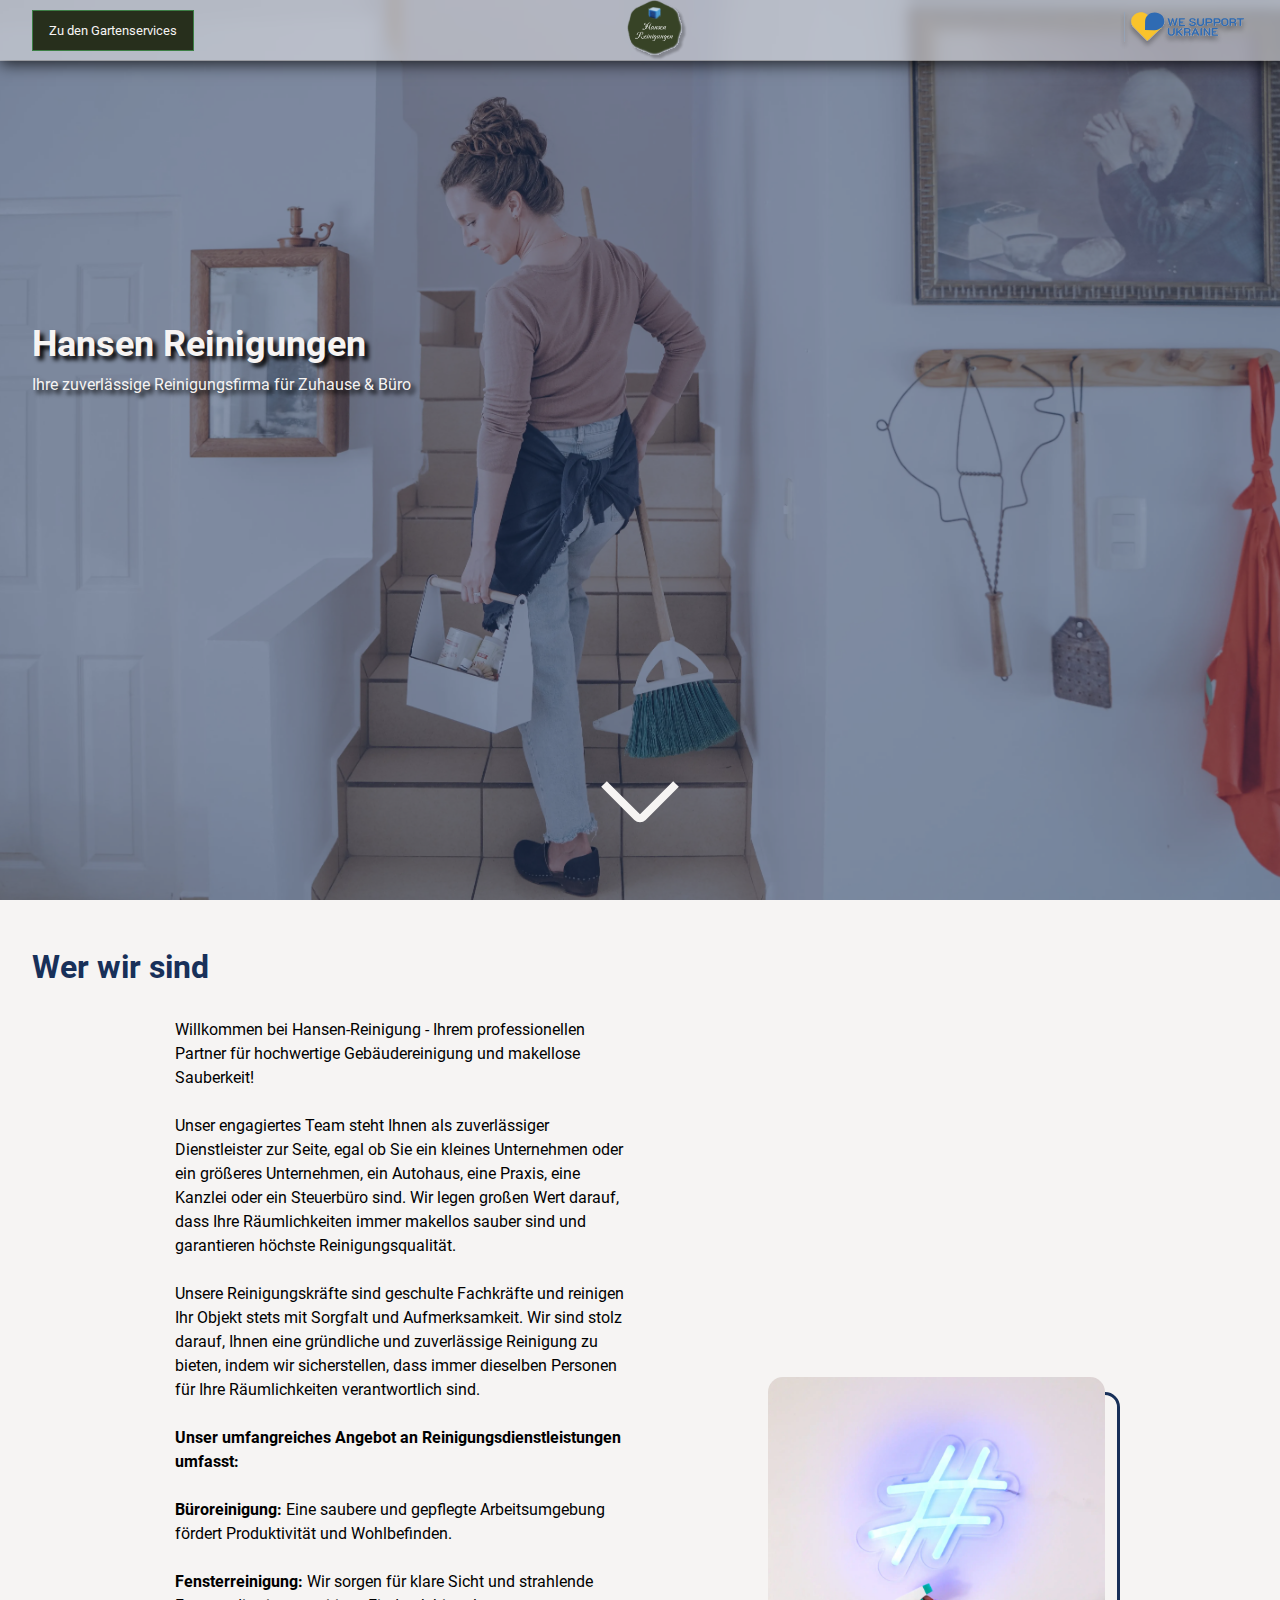
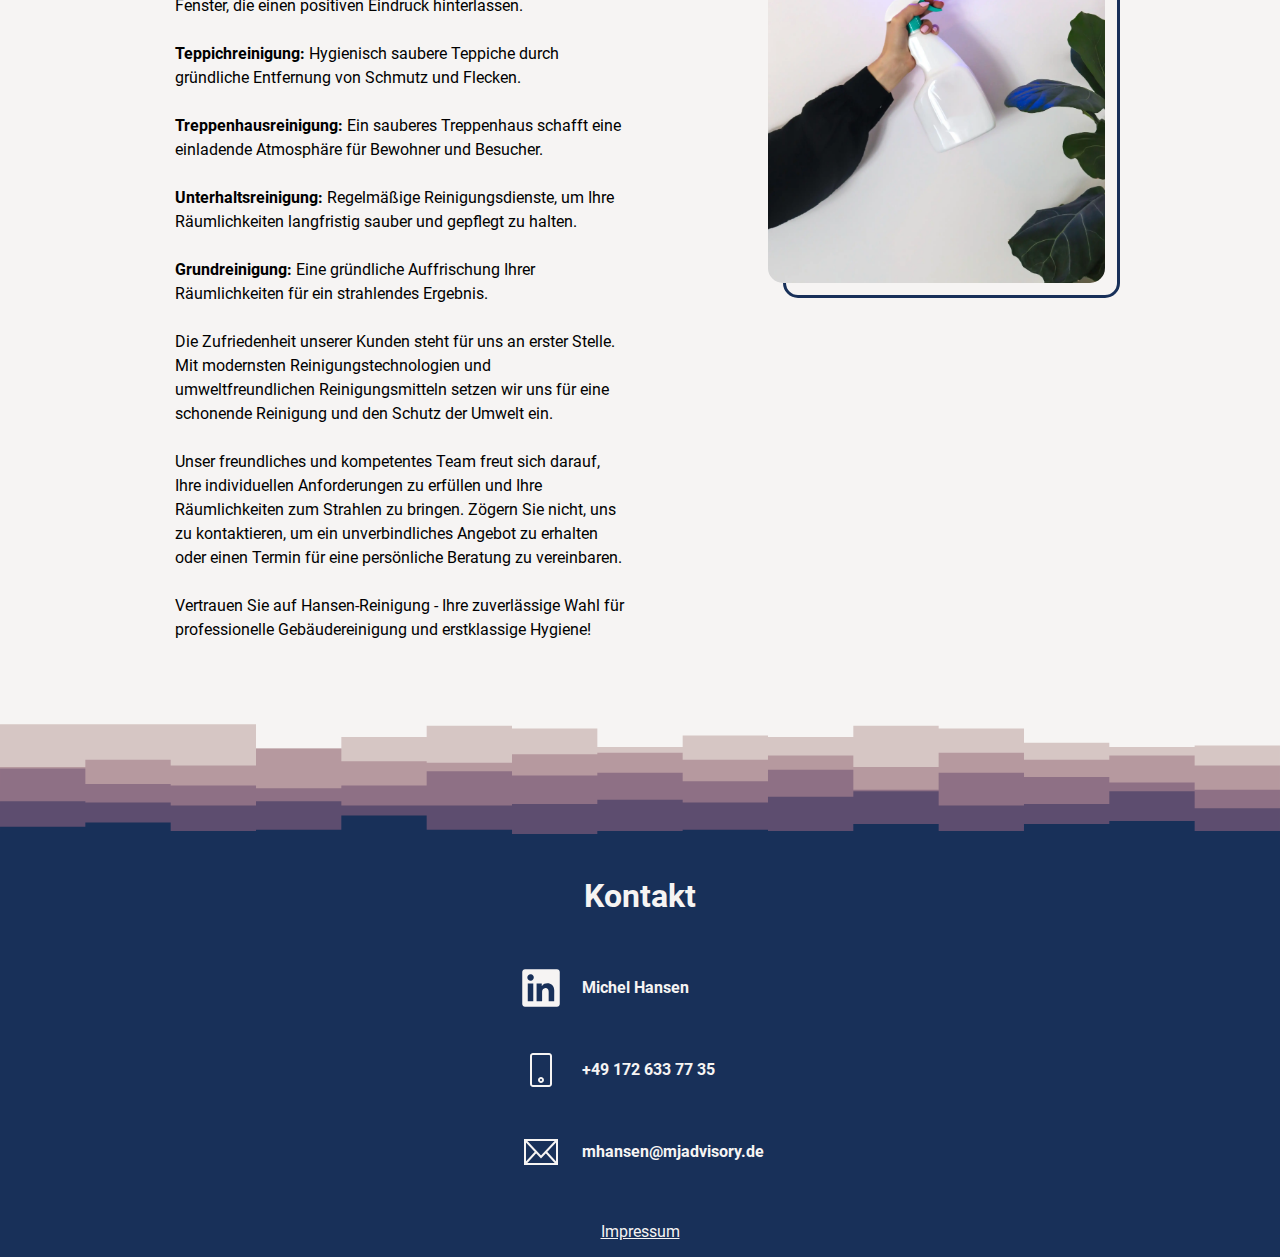
<file: reinigungsservice.html>
<!DOCTYPE html>
<html lang="de">

<head>
    <meta charset="UTF-8">
    <meta http-equiv="X-UA-Compatible" content="IE=edge">
    <meta name="viewport" content="width=device-width, initial-scale=1.0">
    <meta name="description"
        content="Wir sind spezialisiert auf die Schaffung von Verbindungen zwischen etablierten Immobilienunternehmen und aufstrebenden Start-ups. Durch unsere langjährige Expertise und engen Beziehungen zu den Gründern renommierter Immobilienunternehmen gewährleisten wir eine zuverlässige, professionelle und effiziente Zusammenarbeit.">
    <link rel="stylesheet" href="reinigungsservice.min.css">
    <link rel="stylesheet" href="fonts.css">
    <title>Hansen Reinigungen</title>
</head>

<body>
    <header>
        <a href="./gartenservice.html" id="reinigung-link">
            <button id="reinigung-button">Zu den Gartenservices</button>
        </a>
        <img src="./assets/cleaning-logo.svg" alt="logo" id="logo" height="42px" width="42px">
        <svg width="128" height="39" viewBox="0 0 128 39" id="support-ukraine" fill="none"
            xmlns="http://www.w3.org/2000/svg">
            <g filter="url(#filter0_d_23_175)">
                <mask id="mask0_23_175" style="mask-type:luminance" maskUnits="userSpaceOnUse" x="4" y="0" width="120"
                    height="31">
                    <path d="M124 0.866699H4V30.4489H124V0.866699Z" fill="white" />
                </mask>
                <g mask="url(#mask0_23_175)">
                    <path
                        d="M25.27 19.1001L25.3419 17.8244C28.3598 16.9446 29.3179 15.537 30.1802 12.5238C30.6113 11.0722 30.6113 9.53257 30.2281 8.08096C29.8209 6.62934 29.0305 5.2657 27.9048 4.16599C26.779 3.06628 25.3658 2.25249 23.809 1.76861C22.2521 1.30674 20.5754 1.21876 18.9706 1.50468C17.3658 1.79061 15.8569 2.45044 14.6113 3.41818C13.3658 4.38593 12.3838 5.6396 11.8089 7.04723C11.2341 8.45486 11.0425 9.97246 11.282 11.4681C11.5215 12.9637 12.1443 14.3713 13.1503 15.581L13.1742 15.603C13.5335 16.0209 13.9167 16.4168 14.3479 16.7907L27.0425 29.5473C27.0664 29.5913 27.1143 29.6133 27.1622 29.6353C27.2101 29.6573 27.2581 29.6573 27.306 29.6573C27.3539 29.6573 27.4018 29.6573 27.4497 29.6353C27.4976 29.6133 27.5455 29.5913 27.5694 29.5473L41.6772 16.5267L25.27 19.1001Z"
                        fill="#F9C32C" />
                    <path d="M20.8861 10.1044L18.3711 18.7481L27.7843 21.0575L30.2992 12.4138L20.8861 10.1044Z"
                        fill="#F9C32C" />
                    <path
                        d="M34.8746 1.41666C33.6052 1.39467 32.3357 1.61461 31.162 2.05449C29.9884 2.49438 28.9105 3.13221 28.0004 3.946C27.0902 4.75978 26.3716 5.72753 25.8686 6.80525C25.3656 7.88296 25.1022 9.02666 25.1022 10.1924C25.1022 10.2583 25.1022 10.3023 25.1022 10.3683V10.3903L25.0063 18.8361C25.0063 18.8581 25.0063 18.9021 25.0303 18.9241C25.0542 18.9461 25.0543 18.9681 25.0782 19.012C25.1022 19.034 25.1261 19.056 25.1501 19.056C25.174 19.078 25.2219 19.078 25.2459 19.078L34.4674 19.166H34.659C37.198 19.144 39.6411 18.2202 41.4375 16.5927C43.2339 14.9651 44.2638 12.7217 44.2878 10.3903C44.3117 8.05892 43.3297 5.8155 41.5812 4.12195C39.8327 2.45039 37.4135 1.48265 34.8746 1.41666Z"
                        fill="#2F6BB3" />
                    <path
                        d="M49.9406 14.789C49.6771 14.613 49.4855 14.3711 49.4137 14.0852L47.5454 7.35493C47.761 7.24496 48.0245 7.17898 48.2879 7.20097C48.5514 7.20097 48.7909 7.26695 49.0065 7.39892C49.1981 7.53089 49.3418 7.72883 49.3897 7.94878L50.3957 12.0837L50.1562 12.9195L50.276 12.9415L51.9047 7.68485C51.9526 7.55288 52.0245 7.42091 52.1682 7.33294C52.2879 7.24496 52.4556 7.20097 52.6233 7.20097C52.7909 7.20097 52.9346 7.24496 53.0783 7.33294C53.1981 7.42091 53.2939 7.55288 53.3418 7.68485L54.6352 12.1497L54.4197 13.0294L54.5394 13.0514L55.8328 7.90479C55.8807 7.68485 56.0005 7.50889 56.1921 7.35493C56.4077 7.22297 56.6712 7.15698 56.9346 7.15698C57.1981 7.15698 57.4616 7.20097 57.6772 7.31094L55.8089 14.0412C55.737 14.3271 55.5454 14.569 55.2819 14.745C54.9945 14.9209 54.6352 15.0089 54.2999 14.9869L52.5035 8.91652L52.4077 8.93852L52.5993 9.57635L50.9945 14.9649C50.5873 15.0529 50.228 14.9649 49.9406 14.789Z"
                        fill="#2F6BB3" />
                    <path
                        d="M58.8027 7.97088C58.8027 7.8829 58.8267 7.79493 58.8506 7.70695C58.8985 7.61897 58.9464 7.55299 59.0183 7.48701C59.162 7.35504 59.3776 7.28906 59.5932 7.28906H64.9105C64.9345 7.61898 64.8626 7.94889 64.671 8.23481C64.5752 8.34479 64.4554 8.41077 64.3117 8.47675C64.168 8.52074 64.0243 8.54273 63.8806 8.54273H60.3836V10.4342H63.5453C63.5692 10.7641 63.4973 11.0941 63.3057 11.38C63.2099 11.49 63.0902 11.5559 62.9465 11.6219C62.8027 11.6659 62.659 11.6879 62.5153 11.6879H60.3836V13.6674H64.1201C64.2638 13.6454 64.4075 13.6674 64.5512 13.7334C64.695 13.7774 64.8147 13.8653 64.9105 13.9753C65.1021 14.2612 65.174 14.5911 65.15 14.9211H59.5932C59.3776 14.9211 59.186 14.8551 59.0183 14.7231C58.9464 14.6571 58.8746 14.5911 58.8506 14.5032C58.8027 14.4152 58.8027 14.3272 58.8027 14.2392V7.97088Z"
                        fill="#2F6BB3" />
                    <path
                        d="M70.7787 14.811C70.3236 14.7011 69.8924 14.4591 69.5571 14.1292C69.2697 13.8433 69.126 13.4694 69.126 13.0955C69.126 12.5017 69.5571 12.2157 70.4433 12.2157C70.4433 12.4577 70.4912 12.6776 70.611 12.8976C70.7068 13.1175 70.8745 13.2934 71.0661 13.4474C71.4972 13.6893 71.9763 13.8433 72.4793 13.8653C72.9823 13.8873 73.4853 13.7993 73.9403 13.6014C74.0841 13.5354 74.2038 13.4254 74.2757 13.2935C74.3475 13.1615 74.3954 13.0075 74.3954 12.8536C74.3954 12.6776 74.3475 12.4797 74.2038 12.3257C74.0362 12.1497 73.8206 12.0398 73.605 11.9738C73.1978 11.8418 72.7906 11.7319 72.3595 11.6439C71.7368 11.5119 71.114 11.336 70.5152 11.094C70.132 10.9401 69.7966 10.6761 69.5571 10.3682C69.3415 10.0383 69.2457 9.6644 69.2697 9.2905C69.2697 8.8946 69.4134 8.5207 69.6769 8.19079C69.9643 7.86088 70.3715 7.59695 70.8026 7.46498C71.3296 7.28903 71.9044 7.20105 72.4793 7.20105C73.0302 7.20105 73.5811 7.26703 74.108 7.42099C74.5391 7.53096 74.9224 7.75091 75.2338 8.05883C75.4972 8.30076 75.6409 8.63068 75.6409 8.98258C75.6409 9.51044 75.2098 9.79637 74.3475 9.81836C74.3475 9.62042 74.2996 9.40047 74.2038 9.22452C74.108 9.02657 73.9883 8.87261 73.8206 8.71865C73.4134 8.45472 72.9344 8.32276 72.4314 8.36674C72.0002 8.34475 71.593 8.43273 71.2098 8.60868C71.0661 8.67466 70.9703 8.76264 70.8984 8.89461C70.8266 9.00458 70.7787 9.15854 70.7787 9.2905C70.7787 9.46645 70.8266 9.64241 70.9463 9.79637C71.09 9.95033 71.2817 10.0823 71.4972 10.1483C71.8565 10.2802 72.2398 10.3682 72.623 10.4342C73.2936 10.5662 73.9404 10.7421 74.5631 11.006C74.9942 11.16 75.3535 11.4239 75.617 11.7758C75.8326 12.1058 75.9523 12.4797 75.9284 12.8536C75.9284 13.2715 75.7847 13.6893 75.5212 14.0193C75.2098 14.3712 74.8026 14.6351 74.3475 14.7891C73.7727 14.965 73.1739 15.075 72.5751 15.053C72.0242 15.053 71.3775 14.987 70.7787 14.811Z"
                        fill="#2F6BB3" />
                    <path
                        d="M78.7787 14.679C78.2758 14.459 77.8207 14.0851 77.5093 13.6452C77.1979 13.2054 77.0542 12.6995 77.0542 12.1716V8.27865C77.0542 8.12469 77.0781 7.97073 77.15 7.83877C77.2219 7.7068 77.3177 7.57483 77.4614 7.48686C77.8207 7.28891 78.2278 7.17894 78.659 7.20093V12.1496C78.635 12.3696 78.6829 12.5895 78.7787 12.7875C78.8746 12.9854 79.0183 13.1834 79.1859 13.3153C79.5931 13.6012 80.0722 13.7552 80.5752 13.7552C81.0781 13.7552 81.5811 13.6012 81.9644 13.3153C82.132 13.1614 82.2758 12.9854 82.3716 12.7875C82.4674 12.5895 82.5153 12.3696 82.4913 12.1496V8.27865C82.4913 8.12469 82.5153 7.97073 82.5871 7.81677C82.659 7.6848 82.7788 7.55284 82.9225 7.46486C83.2817 7.26692 83.6889 7.17894 84.1201 7.20093V12.1496C84.1201 12.6775 83.9764 13.1834 83.665 13.6232C83.3536 14.0631 82.9225 14.415 82.3955 14.657C81.8207 14.8989 81.2219 15.0309 80.5991 15.0309C79.9764 15.0309 79.3775 14.8989 78.7787 14.679Z"
                        fill="#2F6BB3" />
                    <path
                        d="M85.4375 7.97088C85.4375 7.8829 85.4614 7.79493 85.4854 7.70695C85.5333 7.61897 85.5812 7.55299 85.6531 7.48701C85.8207 7.35504 86.0123 7.28906 86.2279 7.28906H89.5333C90.0603 7.28906 90.5872 7.37704 91.0423 7.59698C91.4734 7.79493 91.8327 8.10285 92.0722 8.47675C92.3117 8.87265 92.4555 9.33452 92.4315 9.7964C92.4315 10.2583 92.3117 10.7202 92.0722 11.1381C91.8327 11.512 91.4734 11.8199 91.0662 12.0178C90.5872 12.2378 90.0603 12.3257 89.5333 12.3037H87.0183V13.9093C87.0183 14.0633 86.9944 14.2172 86.9225 14.3492C86.8507 14.4812 86.7309 14.6131 86.6112 14.7011C86.2519 14.8991 85.8447 15.009 85.4375 14.987V7.97088ZM89.5573 11.0941C89.7249 11.0941 89.9165 11.0721 90.0842 11.0281C90.2519 10.9621 90.3956 10.8741 90.5153 10.7641C90.7549 10.5002 90.8746 10.1703 90.8507 9.8184C90.8507 9.64244 90.8267 9.48849 90.7788 9.33453C90.707 9.18057 90.6351 9.0266 90.4914 8.91663C90.3716 8.80666 90.204 8.71869 90.0363 8.6527C89.8686 8.58672 89.701 8.56473 89.5094 8.58672H86.9944V11.1161H89.5573V11.0941Z"
                        fill="#2F6BB3" />
                    <path
                        d="M93.605 7.97088C93.605 7.8829 93.629 7.79493 93.6529 7.70695C93.7008 7.61897 93.7487 7.55299 93.8206 7.48701C93.9882 7.35504 94.1799 7.28906 94.3954 7.28906H97.7008C98.2278 7.28906 98.7547 7.37704 99.2098 7.59698C99.6409 7.79493 100 8.10285 100.24 8.47675C100.479 8.87264 100.623 9.33452 100.599 9.7964C100.599 10.2583 100.479 10.7202 100.24 11.1381C100 11.512 99.6409 11.8199 99.2338 12.0178C98.7547 12.2378 98.2278 12.3257 97.7008 12.3037H95.1858V13.9093C95.1858 14.0633 95.1619 14.2172 95.09 14.3712C95.0182 14.5032 94.8984 14.6351 94.7787 14.7231C94.4194 14.9211 94.0122 15.031 93.5811 15.009V7.97088H93.605ZM97.7248 11.0941C97.9164 11.0941 98.084 11.0721 98.2517 11.0281C98.4194 10.9621 98.5631 10.8741 98.7068 10.7641C98.9463 10.5002 99.0661 10.1703 99.0421 9.8184C99.0421 9.64244 99.0182 9.48849 98.9703 9.33453C98.8984 9.18057 98.8266 9.0266 98.6828 8.91663C98.5631 8.80666 98.3954 8.71869 98.2278 8.6527C98.0601 8.58672 97.8924 8.56473 97.7008 8.58672H95.1858V11.1161H97.7248V11.0941Z"
                        fill="#2F6BB3" />
                    <path
                        d="M102.994 14.7011C102.491 14.4811 102.036 14.1512 101.701 13.7333C101.389 13.3374 101.222 12.8756 101.222 12.3917V9.84036C101.222 9.35648 101.389 8.8946 101.701 8.5207C102.036 8.10281 102.467 7.7729 102.994 7.55296C103.545 7.31102 104.168 7.20105 104.791 7.20105C105.413 7.20105 106.012 7.31102 106.587 7.55296C107.09 7.7729 107.545 8.10281 107.88 8.5207C108.192 8.8946 108.359 9.37848 108.359 9.84036V12.3917C108.359 12.8756 108.192 13.3374 107.88 13.7333C107.545 14.1512 107.114 14.4811 106.587 14.7011C106.036 14.943 105.413 15.053 104.791 15.053C104.168 15.053 103.545 14.921 102.994 14.7011ZM106.204 13.3814C106.371 13.2715 106.515 13.1175 106.611 12.9415C106.707 12.7656 106.755 12.5676 106.755 12.3697V9.88435C106.755 9.6864 106.707 9.48845 106.611 9.3125C106.515 9.13654 106.371 8.98258 106.204 8.87261C105.797 8.58669 105.294 8.45472 104.767 8.47672C104.264 8.45472 103.761 8.58669 103.353 8.87261C103.186 8.98258 103.042 9.13654 102.946 9.3125C102.85 9.48845 102.803 9.6864 102.803 9.88435V12.3697C102.803 12.5676 102.85 12.7656 102.946 12.9415C103.042 13.1175 103.186 13.2715 103.353 13.3814C103.761 13.6454 104.264 13.7993 104.767 13.7773C105.294 13.7993 105.797 13.6454 106.204 13.3814Z"
                        fill="#2F6BB3" />
                    <path
                        d="M109.485 7.97079C109.485 7.88281 109.509 7.79484 109.533 7.70686C109.581 7.61888 109.629 7.5529 109.701 7.48692C109.869 7.35495 110.06 7.28897 110.276 7.28897H113.461C114.18 7.24498 114.899 7.46493 115.449 7.90481C115.689 8.12475 115.881 8.41068 116 8.7186C116.12 9.02651 116.168 9.33443 116.144 9.66435C116.168 10.0382 116.072 10.4121 115.857 10.7421C115.641 11.05 115.354 11.2919 114.994 11.4459V11.4679C115.689 11.7538 116.048 12.3037 116.048 13.0954V13.9532C116.048 14.1072 116.024 14.2611 115.952 14.3931C115.881 14.5251 115.785 14.657 115.641 14.745C115.282 14.943 114.875 15.0529 114.443 15.0309V13.1614C114.467 12.8535 114.372 12.5676 114.204 12.3037C114.108 12.2157 113.988 12.1277 113.869 12.0837C113.725 12.0397 113.605 12.0177 113.461 12.0177H111.066V13.9312C111.066 14.0852 111.042 14.2391 110.97 14.3711C110.899 14.5031 110.803 14.635 110.659 14.723C110.3 14.921 109.893 15.0309 109.485 14.9869V7.97079ZM113.39 10.808C113.557 10.808 113.701 10.808 113.869 10.7421C114.036 10.6761 114.156 10.6101 114.276 10.5001C114.491 10.2582 114.611 9.97227 114.587 9.66435C114.587 8.91654 114.18 8.54264 113.39 8.54264H111.066V10.808H113.39Z"
                        fill="#2F6BB3" />
                    <path
                        d="M119.545 8.56473H116.647C116.647 7.72895 117.054 7.28906 117.892 7.28906H124C124 8.12484 123.569 8.56473 122.731 8.56473H121.126V13.9533C121.126 14.1073 121.102 14.2612 121.03 14.3932C120.958 14.5252 120.863 14.6571 120.719 14.7451C120.36 14.943 119.952 15.053 119.521 15.031L119.545 8.56473Z"
                        fill="#2F6BB3" />
                    <path
                        d="M49.4613 24.4005C48.9583 24.1805 48.5033 23.8066 48.2158 23.3668C47.9045 22.9269 47.7607 22.421 47.7607 21.8931V18.0002C47.7607 17.8462 47.7847 17.6922 47.8565 17.5603C47.9284 17.4283 48.0242 17.2964 48.1679 17.2084C48.5272 17.0104 48.9344 16.9005 49.3655 16.9225V21.8712C49.3416 22.0911 49.3895 22.311 49.4853 22.509C49.5811 22.7069 49.7248 22.9049 49.8925 23.0368C50.2997 23.3228 50.7787 23.4767 51.2817 23.4767C51.7847 23.4767 52.2877 23.3228 52.6709 23.0368C52.8386 22.8829 52.9823 22.7069 53.0781 22.509C53.1739 22.311 53.1979 22.0911 53.1979 21.8712V18.0002C53.1979 17.8462 53.2218 17.6922 53.2937 17.5603C53.3655 17.4283 53.4613 17.2964 53.6051 17.2084C53.9643 17.0104 54.3715 16.9005 54.8027 16.9444V21.8931C54.8027 22.421 54.6589 22.9269 54.3476 23.3668C54.0362 23.8066 53.6051 24.1586 53.1021 24.4005C52.5272 24.6424 51.9284 24.7744 51.3057 24.7744C50.635 24.7524 50.0122 24.6424 49.4613 24.4005Z"
                        fill="#2F6BB3" />
                    <path
                        d="M56.1201 18.0442C56.1201 17.8902 56.1441 17.7362 56.2159 17.5823C56.2878 17.4503 56.4075 17.3183 56.5273 17.2304C56.8866 17.0104 57.2938 16.9224 57.7009 16.9444V20.4635L61.701 16.9664C61.8926 17.0984 62.0602 17.2304 62.18 17.4063C62.2758 17.5383 62.3477 17.6922 62.3716 17.8462C62.3716 17.9562 62.3237 18.0661 62.2518 18.1761C62.1321 18.3081 62.0123 18.44 61.8686 18.55L59.4734 20.6175L62.7548 24.3565C62.659 24.5104 62.5153 24.6204 62.3477 24.7084C62.18 24.7964 61.9884 24.8184 61.7968 24.8184C61.6291 24.8184 61.4375 24.7964 61.2938 24.7304C61.1261 24.6644 61.0063 24.5544 60.8866 24.4445L58.3956 21.5632L57.7249 22.1791V23.8066C57.7489 23.9606 57.701 24.1146 57.653 24.2465C57.5812 24.3785 57.4854 24.5105 57.3656 24.5984C57.0063 24.7964 56.5752 24.8844 56.1441 24.8404V18.0442H56.1201Z"
                        fill="#2F6BB3" />
                    <path
                        d="M63.9048 17.7142C63.9048 17.6262 63.9288 17.5382 63.9527 17.4503C64.0006 17.3623 64.0485 17.2963 64.1204 17.2303C64.288 17.0983 64.4797 17.0324 64.6952 17.0324H67.8809C68.5994 16.9884 69.318 17.2083 69.8689 17.6702C70.1084 17.8901 70.3 18.1761 70.4198 18.484C70.5395 18.7919 70.5874 19.0998 70.5635 19.4297C70.5874 19.8036 70.4677 20.1775 70.2761 20.5075C70.0605 20.8154 69.7731 21.0573 69.4138 21.2113V21.2333C70.1084 21.5192 70.4677 22.047 70.4677 22.8388V23.6966C70.4677 23.8506 70.4437 24.0045 70.3719 24.1365C70.3 24.2685 70.2042 24.4004 70.0605 24.4884C69.7012 24.6864 69.294 24.7963 68.8629 24.7743V22.9048C68.8868 22.5969 68.791 22.311 68.6234 22.047C68.5276 21.9591 68.4078 21.8711 68.2641 21.8271C68.1204 21.7831 68.0006 21.7611 67.8569 21.7611H65.4617V23.6746C65.4617 23.8286 65.4377 23.9825 65.3659 24.1145C65.294 24.2465 65.1982 24.3784 65.0545 24.4664C64.6952 24.6644 64.288 24.7743 63.8809 24.7303V17.7142H63.9048ZM67.809 20.5514C67.9767 20.5514 68.1204 20.5514 68.288 20.4855C68.4318 20.4415 68.5755 20.3535 68.6952 20.2435C68.9108 20.0016 69.0306 19.7157 69.0066 19.4077C69.0066 18.6599 68.5994 18.286 67.809 18.286H65.4617V20.5514H67.809Z"
                        fill="#2F6BB3" />
                    <path
                        d="M71.9281 24.4446C71.8322 24.3566 71.7604 24.2467 71.7125 24.1367C71.6646 24.0267 71.6406 23.8948 71.6406 23.7628C71.6406 23.5429 71.7125 23.3009 71.8083 23.103L74.5388 17.4065C74.5867 17.2525 74.7065 17.1425 74.8502 17.0546C74.9939 16.9666 75.1616 16.9226 75.3292 16.9226C75.4969 16.9226 75.6646 16.9666 75.8083 17.0546C75.952 17.1425 76.0478 17.2745 76.1197 17.4065L78.8502 23.103C78.946 23.3009 79.0179 23.5429 79.0179 23.7628C79.0179 23.8948 78.9939 24.0047 78.946 24.1367C78.8981 24.2467 78.8263 24.3566 78.7304 24.4446C78.5149 24.6426 78.2275 24.7525 77.9161 24.7745L76.9101 22.7071H73.7724L72.7664 24.7745C72.4071 24.7525 72.1436 24.6426 71.9281 24.4446ZM76.3831 21.4534L75.0658 18.4622L74.9221 18.5062L75.2095 19.188L74.2035 21.4534H76.3831Z"
                        fill="#2F6BB3" />
                    <path
                        d="M80.3594 18.0222C80.3594 17.8682 80.3833 17.7142 80.4552 17.5823C80.527 17.4503 80.6468 17.3183 80.7666 17.2304C81.1258 17.0104 81.533 16.9224 81.9402 16.9444V23.6967C81.9402 23.8506 81.9163 24.0046 81.8444 24.1585C81.7726 24.2905 81.6528 24.4225 81.533 24.5105C81.1737 24.7304 80.7666 24.8184 80.3594 24.7964V18.0222Z"
                        fill="#2F6BB3" />
                    <path
                        d="M83.5933 18.0882C83.5933 17.9342 83.6172 17.7802 83.6891 17.6263C83.7609 17.4723 83.8567 17.3404 84.0005 17.2524C84.3118 17.0324 84.6711 16.9225 85.0543 16.9445L89.0783 22.7069L89.1981 22.619L88.719 21.8712V16.9445C89.1262 16.9225 89.5334 17.0104 89.8927 17.2084C90.0364 17.2964 90.1322 17.4283 90.204 17.5603C90.2759 17.6923 90.2998 17.8462 90.2998 18.0002V23.7627C90.2998 23.8946 90.2759 24.0266 90.204 24.1586C90.1322 24.2685 90.0364 24.3785 89.9406 24.4665C89.701 24.6644 89.3897 24.7744 89.0783 24.7524L84.8388 18.682L84.719 18.77L85.222 19.5178V23.6747C85.222 23.8286 85.1981 23.9826 85.1262 24.1146C85.0543 24.2465 84.9585 24.3785 84.8148 24.4665C84.4555 24.6644 84.0484 24.7744 83.6412 24.7304L83.5933 18.0882Z"
                        fill="#2F6BB3" />
                    <path
                        d="M91.665 17.7143C91.665 17.6263 91.689 17.5383 91.7369 17.4504C91.7848 17.3624 91.8327 17.2964 91.9046 17.2304C92.0483 17.0985 92.2638 17.0325 92.4794 17.0325H97.7968C97.8207 17.3624 97.7489 17.6923 97.5573 17.9782C97.4614 18.0882 97.3417 18.1542 97.198 18.2202C97.0543 18.2641 96.9105 18.2861 96.7668 18.2861H93.2938V20.1776H96.4555C96.4794 20.5076 96.4076 20.8375 96.2159 21.1234C96.1201 21.2334 96.0004 21.2993 95.8567 21.3653C95.7129 21.4093 95.5692 21.4313 95.4255 21.4313H93.2938V23.4108H97.0303C97.174 23.3888 97.3177 23.4108 97.4614 23.4768C97.6052 23.5208 97.7249 23.6087 97.8207 23.7187C98.0123 24.0046 98.0842 24.3345 98.0602 24.6645H92.4794C92.2638 24.6645 92.0722 24.5985 91.9046 24.4665C91.8327 24.4005 91.7608 24.3345 91.7369 24.2466C91.689 24.1586 91.689 24.0706 91.689 23.9826V17.7143H91.665Z"
                        fill="#2F6BB3" />
                    <path d="M4.16797 0.866699V30.4489" stroke="#94A3B8" stroke-width="1.3395" stroke-miterlimit="10" />
                </g>
            </g>
            <defs>
                <filter id="filter0_d_23_175" x="0" y="0.866699" width="128" height="37.5823"
                    filterUnits="userSpaceOnUse" color-interpolation-filters="sRGB">
                    <feFlood flood-opacity="0" result="BackgroundImageFix" />
                    <feColorMatrix in="SourceAlpha" type="matrix" values="0 0 0 0 0 0 0 0 0 0 0 0 0 0 0 0 0 0 127 0"
                        result="hardAlpha" />
                    <feOffset dy="4" />
                    <feGaussianBlur stdDeviation="2" />
                    <feComposite in2="hardAlpha" operator="out" />
                    <feColorMatrix type="matrix" values="0 0 0 0 0 0 0 0 0 0 0 0 0 0 0 0 0 0 0.25 0" />
                    <feBlend mode="normal" in2="BackgroundImageFix" result="effect1_dropShadow_23_175" />
                    <feBlend mode="normal" in="SourceGraphic" in2="effect1_dropShadow_23_175" result="shape" />
                </filter>
            </defs>
        </svg>

    </header>
    <main>
        <section id="hero-section">
            <div id="hero-heading-container">
                <h1 id="hero-heading">Hansen Reinigungen</h1>
                <p>Ihre zuverlässige Reinigungsfirma für Zuhause & Büro</p>
            </div>
            <div id="hero-overlay">
            </div>
            <svg width="200" height="200" id="hero-arrow" viewBox="0 0 200 200" fill="none"
                xmlns="http://www.w3.org/2000/svg">
                <path d="M136 84L102.828 117.172C101.266 118.734 98.7337 118.734 97.1716 117.172L64 84" stroke="#F6F4F3"
                    stroke-width="8" />
            </svg>
        </section>
        <section id="section-two">
            <h2>Wer wir sind</h2>
            <div id="section-two-wrapper">
                <div id="section-two-text-wrapper">

                    <div>
                        <p id="section-two-paragraph">
                            Willkommen bei Hansen-Reinigung - Ihrem professionellen Partner für hochwertige
                            Gebäudereinigung und makellose Sauberkeit!
                            <br><br>
                            Unser engagiertes Team steht Ihnen als zuverlässiger Dienstleister zur Seite, egal ob Sie
                            ein kleines Unternehmen oder ein größeres Unternehmen, ein Autohaus, eine Praxis, eine
                            Kanzlei oder ein Steuerbüro sind. Wir legen großen Wert darauf, dass Ihre Räumlichkeiten
                            immer makellos sauber sind und garantieren höchste Reinigungsqualität.
                            <br><br>
                            Unsere Reinigungskräfte sind geschulte Fachkräfte und reinigen Ihr Objekt stets mit Sorgfalt
                            und Aufmerksamkeit. Wir sind stolz darauf, Ihnen eine gründliche und zuverlässige Reinigung
                            zu bieten, indem wir sicherstellen, dass immer dieselben Personen für Ihre Räumlichkeiten
                            verantwortlich sind.
                            <br><br>
                            <strong>Unser umfangreiches Angebot an Reinigungsdienstleistungen umfasst:</strong>
                            <br><br>
                            <strong>Büroreinigung:</strong>
                            Eine saubere und gepflegte Arbeitsumgebung fördert Produktivität und
                            Wohlbefinden.
                            <br><br>
                            <strong>Fensterreinigung:</strong>
                            Wir sorgen für klare Sicht und strahlende Fenster, die einen positiven
                            Eindruck hinterlassen.
                            <br><br>
                            <strong>Teppichreinigung:</strong>
                            Hygienisch saubere Teppiche durch gründliche Entfernung von Schmutz und
                            Flecken.
                            <br><br>
                            <strong>Treppenhausreinigung:</strong>
                            Ein sauberes Treppenhaus schafft eine einladende Atmosphäre für
                            Bewohner und Besucher.
                            <br><br>
                            <strong>
                                Unterhaltsreinigung:</strong> Regelmäßige Reinigungsdienste, um Ihre Räumlichkeiten
                            langfristig

                            sauber und gepflegt zu halten.
                            <br><br>
                            <strong>Grundreinigung:</strong>
                            Eine gründliche Auffrischung Ihrer Räumlichkeiten für ein strahlendes
                            Ergebnis.
                            <br><br>


                            Die Zufriedenheit unserer Kunden steht für uns an erster Stelle. Mit modernsten
                            Reinigungstechnologien und umweltfreundlichen Reinigungsmitteln setzen wir uns für eine
                            schonende Reinigung und den Schutz der Umwelt ein.
                            <br><br>

                            Unser freundliches und kompetentes Team freut sich darauf, Ihre individuellen Anforderungen
                            zu erfüllen und Ihre Räumlichkeiten zum Strahlen zu bringen. Zögern Sie nicht, uns zu
                            kontaktieren, um ein unverbindliches Angebot zu erhalten oder einen Termin für eine
                            persönliche Beratung zu vereinbaren.
                            <br><br>

                            Vertrauen Sie auf Hansen-Reinigung - Ihre zuverlässige Wahl für professionelle
                            Gebäudereinigung und erstklassige Hygiene!


                        </p>
                    </div>
                </div>
                <div id="section-two-img-container-wrapper">
                    <div id="img-container">
                        <img src="./assets/cleaning-image-edited.webp" alt="Blumenbeet" id="section-two-img">
                        <div id="section-two-border"></div>
                    </div>
                </div>
            </div>
        </section>
        <img src="./assets/layered-steps-haikei.svg" alt="Bunte Wellen Übergangsgrafik" id="seperator">

    </main>
    <footer>
        <h2 class="contact-heading">Kontakt</h2>
        <div>
            <div class="details-container">
                <a href="https://www.linkedin.com/in/michel-hansen-b10378276/" id="linkedin">
                    <svg width="50" height="50" viewBox="0 0 50 50" fill="none" xmlns="http://www.w3.org/2000/svg">
                        <path
                            d="M43.75 9.00735V40.9926C43.75 41.7239 43.4595 42.4253 42.9424 42.9424C42.4253 43.4595 41.7239 43.75 40.9926 43.75H9.00735C8.27606 43.75 7.57471 43.4595 7.05761 42.9424C6.54051 42.4253 6.25 41.7239 6.25 40.9926V9.00735C6.25 8.27606 6.54051 7.57471 7.05761 7.05761C7.57471 6.54051 8.27606 6.25 9.00735 6.25H40.9926C41.7239 6.25 42.4253 6.54051 42.9424 7.05761C43.4595 7.57471 43.75 8.27606 43.75 9.00735V9.00735ZM17.2794 20.5882H11.7647V38.2353H17.2794V20.5882ZM17.7757 14.5221C17.7786 14.1049 17.6994 13.6913 17.5424 13.3048C17.3854 12.9183 17.1539 12.5665 16.861 12.2695C16.5681 11.9725 16.2195 11.7361 15.8352 11.5737C15.451 11.4114 15.0385 11.3264 14.6213 11.3235H14.5221C13.6738 11.3235 12.8602 11.6605 12.2604 12.2604C11.6605 12.8602 11.3235 13.6738 11.3235 14.5221C11.3235 15.3704 11.6605 16.1839 12.2604 16.7838C12.8602 17.3836 13.6738 17.7206 14.5221 17.7206V17.7206C14.9392 17.7309 15.3543 17.6588 15.7437 17.5086C16.133 17.3584 16.4889 17.1329 16.791 16.8451C17.0932 16.5573 17.3357 16.2127 17.5046 15.8312C17.6736 15.4496 17.7657 15.0385 17.7757 14.6213V14.5221ZM38.2353 27.5147C38.2353 22.2096 34.8603 20.1471 31.5074 20.1471C30.4095 20.0921 29.3165 20.3259 28.3372 20.8252C27.358 21.3245 26.5268 22.0718 25.9265 22.9926H25.7721V20.5882H20.5882V38.2353H26.1029V28.8493C26.0232 27.888 26.326 26.9341 26.9456 26.1947C27.5651 25.4554 28.4514 24.9904 29.4118 24.9007H29.6213C31.375 24.9007 32.6765 26.0037 32.6765 28.7831V38.2353H38.1912L38.2353 27.5147Z"
                            fill="#F6F4F3" />
                    </svg>
                    <span>Michel Hansen</span>
                </a>
            </div>
            <div class="details-container">
                <a href="tel:+49 172 633 77 35" class="contact-link">
                    <svg width="50" height="50" viewBox="0 0 50 50" fill="none" xmlns="http://www.w3.org/2000/svg">
                        <path
                            d="M16 11C16 10.4477 16.4477 10 17 10V8C15.3431 8 14 9.34315 14 11H16ZM16 39V11H14V39H16ZM17 40C16.4477 40 16 39.5523 16 39H14C14 40.6569 15.3431 42 17 42V40ZM33 40H17V42H33V40ZM34 39C34 39.5523 33.5523 40 33 40V42C34.6569 42 36 40.6569 36 39H34ZM34 11V39H36V11H34ZM33 10C33.5523 10 34 10.4477 34 11H36C36 9.34315 34.6569 8 33 8V10ZM17 10H33V8H17V10ZM26 35C26 35.5523 25.5523 36 25 36V38C26.6569 38 28 36.6569 28 35H26ZM25 34C25.5523 34 26 34.4477 26 35H28C28 33.3431 26.6569 32 25 32V34ZM24 35C24 34.4477 24.4477 34 25 34V32C23.3431 32 22 33.3431 22 35H24ZM25 36C24.4477 36 24 35.5523 24 35H22C22 36.6569 23.3431 38 25 38V36Z"
                            fill="#F6F4F3" />
                    </svg>
                    <span>+49 172 633 77 35</span>
                </a>
            </div>
            <div class="details-container">
                <a href="mailto:mhansen@mjadvisory.de" class="contact-link">
                    <svg width="50" height="50" viewBox="0 0 50 50" fill="none" xmlns="http://www.w3.org/2000/svg">
                        <path d="M41 37H9V13H41V37Z" stroke="#F6F4F3" stroke-width="2" />
                        <path d="M41 37L35.5 31L30 25M9 37L20 25M41 13L25 30L9 13" stroke="#F6F4F3" stroke-width="2" />
                    </svg>
                    <span>mhansen@mjadvisory.de</span>
                </a>
            </div>
        </div>
        <a href="./impressumcleaning.html" id="impressum-link">Impressum</a>
    </footer>
    <script defer>
        document.getElementById('hero-arrow').addEventListener('click', () => {
            document.getElementById('section-two').scrollIntoView(true);
        })
    </script>
</body>

</html>
</file>
<file: fonts.css>
@font-face {
    font-family: "Roboto";
    font-weight: 900;
    font-style: normal;
    src: url("./assets/Roboto/Roboto-Black.ttf") format("truetype");
}

@font-face {
    font-family: "Roboto";
    font-weight: 900;
    font-style: italic;
    src: url("./assets/Roboto/Roboto-BlackItalic.ttf") format("truetype");
}

@font-face {
    font-family: "Roboto";
    font-weight: 700;
    font-style: normal;
    src: url("./assets/Roboto/Roboto-Bold.ttf") format("truetype");
}

@font-face {
    font-family: "Roboto";
    font-weight: 700;
    font-style: italic;
    src: url("./assets/Roboto/Roboto-BoldItalic.ttf") format("truetype");
}

@font-face {
    font-family: "Roboto";
    font-weight: 400;
    font-style: italic;
    src: url("./assets/Roboto/Roboto-Italic.ttf") format("truetype");
}

@font-face {
    font-family: "Roboto";
    font-weight: 300;
    font-style: normal;
    src: url("./assets/Roboto/Roboto-Light.ttf") format("truetype");
}

@font-face {
    font-family: "Roboto";
    font-weight: 300;
    font-style: italic;
    src: url("./assets/Roboto/Roboto-LightItalic.ttf") format("truetype");
}

@font-face {
    font-family: "Roboto";
    font-weight: 500;
    font-style: normal;
    src: url("./assets/Roboto/Roboto-Medium.ttf") format("truetype");
}

@font-face {
    font-family: "Roboto";
    font-weight: 500;
    font-style: italic;
    src: url("./assets/Roboto/Roboto-MediumItalic.ttf") format("truetype");
}

@font-face {
    font-family: "Roboto";
    font-weight: 400;
    font-style: normal;
    src: url("./assets/Roboto/Roboto-Regular.ttf") format("truetype");
}

@font-face {
    font-family: "Roboto";
    font-weight: 100;
    font-style: normal;
    src: url("./assets/Roboto/Roboto-Thin.ttf") format("truetype");
}

@font-face {
    font-family: "Roboto";
    font-weight: 100;
    font-style: italic;
    src: url("./assets/Roboto/Roboto-ThinItalic.ttf") format("truetype");
}
</file>
<file: index.min.css>
*{margin:0;padding:0;-webkit-box-sizing:border-box;box-sizing:border-box;font-family:"helvetica neue"}html{height:100%;background-color:#f7f7f1}body{height:100%}h1{display:none}#main{height:100%;overflow:hidden}.img-container{display:block;height:50vh;overflow:hidden;position:relative}.img-container:hover .img{scale:1.05}h2{position:absolute;top:50%;left:50%;-webkit-transform:translate(-50%, -50%);transform:translate(-50%, -50%);color:#f7f7f1;font-size:2rem;text-shadow:5px 5px 15px #000}.img{width:100%;height:100%;margin:auto;-webkit-transition:scale ease-out .3s;transition:scale ease-out .3s;opacity:1;background-size:cover;background-repeat:no-repeat}#img-reinigung{background-image:url(./assets/josue-michel-FhsFUo-Wfc0-unsplash.webp);background-color:#183059}#img-garten{background-image:url(./assets/crystal-jo-PKcTuA_CRAo-unsplash.webp);background-color:#272f1c}footer{clear:both;text-align:center;padding:1rem;background-color:#f7f7f1}#imprint-link{margin:1rem;color:#1f6170}@media screen and (min-width: 1024px){.img-container{width:50%;float:left;height:100%;overflow:hidden;background-color:#1f6170;position:relative;cursor:pointer}.img{height:100%;width:auto}h2{position:absolute;top:25%;left:50%;-webkit-transform:translate(-50%, -50%);transform:translate(-50%, -50%);z-index:10;color:#f7f7f1;font-size:3rem;text-shadow:10px 10px 20px #000;font-family:"Roboto" Arial,Helvetica,sans-serif;letter-spacing:1px;-webkit-transition:opacity ease-out .3s;transition:opacity ease-out .3s}}/*# sourceMappingURL=index.min.css.map */
</file>
<file: gartenservice.min.css>
*{margin:0;padding:0;-webkit-box-sizing:border-box;box-sizing:border-box;font-family:Roboto,Arial,Helvetica,sans-serif}html{scroll-behavior:smooth;background-color:#272f1c}p{font-size:1rem;line-height:1.5rem}button{cursor:pointer}header{display:-webkit-box;display:-ms-flexbox;display:flex;-webkit-box-align:center;-ms-flex-align:center;align-items:center;-webkit-box-pack:justify !important;-ms-flex-pack:justify !important;justify-content:space-between !important;position:fixed;top:0;z-index:999;width:100vw;height:60px;display:flex;align-items:center;-webkit-box-pack:center;-ms-flex-pack:center;justify-content:center;background:rgba(246,244,243,.5);border-radius:0;-webkit-box-shadow:0 4px 30px rgba(0,0,0,.1);box-shadow:0 4px 30px rgba(0,0,0,.1);backdrop-filter:blur(7.1px);-webkit-backdrop-filter:blur(7.1px);outline:1px solid rgba(246,244,243,.5);-webkit-box-shadow:4px 4px 5px 0px rgba(0,0,0,.75);box-shadow:0 4px 15px 0px rgba(0,0,0,.75)}header img{width:60px;height:60px}#reinigung-button{border:1px solid #272f1c;background-color:#183059;color:#f6f4f3;padding:12px 16px}main{background-color:#f6f4f3}#hero-section{height:100vh;background:#272f1c url(./assets/crystal-jo-PKcTuA_CRAo-unsplash.webp) no-repeat center center;background-size:cover;position:relative;display:-webkit-box;display:-ms-flexbox;display:flex;-webkit-box-align:center;-ms-flex-align:center;align-items:center}#hero-heading-container{position:relative;z-index:3;bottom:10%;margin:0 1rem;color:#f6f4f3;text-shadow:#000 4px 4px 4px}h1{padding-bottom:1rem;font-size:1.5rem}#hero-overlay{position:absolute;width:100vw;height:100vh;top:0;left:0;background:#272f1c;opacity:.5;z-index:1}#hero-arrow{position:absolute;z-index:3;bottom:0;left:50%;-webkit-transform:translateX(-50%);transform:translateX(-50%)}#hero-arrow:hover{cursor:pointer}h2{color:#272f1c;margin-bottom:2rem;font-size:1.25rem}#section-two{padding:2rem 1rem;background-color:#f6f4f3;position:relative;scroll-margin-top:60px}#section-two-paragraph{max-width:450px}#img-container{position:relative;margin:2rem;padding-bottom:2rem;width:337px;height:506px}#section-two-img{width:337px;height:506px;border-radius:15px;position:relative;top:0px;left:0px;z-index:5}#section-two-border{border:3px solid #272f1c;border-radius:15px;width:337px;height:506px;position:absolute;top:15px;left:15px;z-index:4}#seperator{position:relative;bottom:-10px;left:0;width:100vw;max-width:none}span{font-size:1rem;font-weight:700;text-decoration:none;color:#f6f4f3}.contact-heading{color:#f6f4f3;text-align:center;padding:2rem;margin:0;width:100vw}.contact-link{color:#f6f4f3;text-decoration:none;display:-webkit-box;display:-ms-flexbox;display:flex;-webkit-box-align:center;-ms-flex-align:center;align-items:center}footer{background-color:#272f1c;display:-webkit-box;display:-ms-flexbox;display:flex;-webkit-box-pack:center;-ms-flex-pack:center;justify-content:center;-ms-flex-wrap:wrap;flex-wrap:wrap;position:relative;padding-bottom:4rem}.details-container{color:#f6f4f3;display:-webkit-box;display:-ms-flexbox;display:flex;-webkit-box-align:center;-ms-flex-align:center;align-items:center;-webkit-box-pack:start;-ms-flex-pack:start;justify-content:flex-start;padding:1rem;width:-webkit-fit-content;width:-moz-fit-content;width:fit-content;margin:0;position:relative}.details-container svg{margin-right:1rem}#linkedin{display:-webkit-box;display:-ms-flexbox;display:flex;text-decoration:none;color:#f6f4f3;-webkit-box-align:center;-ms-flex-align:center;align-items:center}#impressum-link{color:#f6f4f3;text-align:center;position:absolute;bottom:1rem;z-index:999;left:50%;-webkit-transform:translateX(-50%);transform:translateX(-50%)}#section-two-img-container-wrapper,#section-two-text-wrapper{display:-webkit-box;display:-ms-flexbox;display:flex;-webkit-box-align:center;-ms-flex-align:center;align-items:center;-webkit-box-pack:center;-ms-flex-pack:center;justify-content:center}@media screen and (min-width: 767px){#hero-heading-container{margin:0 2rem}h1{font-size:2rem;padding-bottom:.5rem}h2{font-size:1.75rem}#reinigung-link{margin-left:32px}#support-ukraine{margin-right:32px}#section-two{padding:3rem 2rem}img{height:auto;width:calc(50% - .5rem)}#img-container{margin:2rem 0}}@media screen and (min-width: 1024px){h1{font-size:2.25rem}h2{font-size:2rem;width:100%}#section-two-wrapper{display:-webkit-box;display:-ms-flexbox;display:flex;margin:auto;-webkit-box-align:center;-ms-flex-align:center;align-items:center;-webkit-box-pack:space-evenly;-ms-flex-pack:space-evenly;justify-content:space-evenly}#section-two-text-wrapper{grid-area:texts;display:-webkit-box;display:-ms-flexbox;display:flex;-webkit-box-align:center;-ms-flex-align:center;align-items:center;-ms-flex-wrap:wrap;flex-wrap:wrap;position:relative;z-index:4}#section-two-img-container-wrapper{grid-area:images;display:-webkit-box;display:-ms-flexbox;display:flex;-webkit-box-align:center;-ms-flex-align:center;align-items:center;position:relative;z-index:4}}/*# sourceMappingURL=gartenservice.min.css.map */
</file>
<file: reinigungsservice.min.css>
*{margin:0;padding:0;-webkit-box-sizing:border-box;box-sizing:border-box;font-family:Roboto,Arial,Helvetica,sans-serif}html{scroll-behavior:smooth;background-color:#183059}p{font-size:1rem;line-height:1.5rem}button{cursor:pointer}header{display:-webkit-box;display:-ms-flexbox;display:flex;-webkit-box-align:center;-ms-flex-align:center;align-items:center;-webkit-box-pack:justify !important;-ms-flex-pack:justify !important;justify-content:space-between !important;position:fixed;top:0;z-index:999;width:100vw;height:60px;display:flex;align-items:center;-webkit-box-pack:center;-ms-flex-pack:center;justify-content:center;background:rgba(246,244,243,.5);border-radius:0;-webkit-box-shadow:0 4px 30px rgba(0,0,0,.1);box-shadow:0 4px 30px rgba(0,0,0,.1);backdrop-filter:blur(7.1px);-webkit-backdrop-filter:blur(7.1px);outline:1px solid rgba(246,244,243,.5);-webkit-box-shadow:4px 4px 5px 0px rgba(0,0,0,.75);box-shadow:0 4px 15px 0px rgba(0,0,0,.75)}header img{width:60px;height:60px}#reinigung-button{border:1px solid #3c7f45;background-color:#272f1c;color:#f6f4f3;padding:12px 16px}main{background-color:#f6f4f3}#hero-section{height:100vh;background:#183059 url(./assets/josue-michel-FhsFUo-Wfc0-unsplash.webp) no-repeat center center;background-size:cover;position:relative;display:-webkit-box;display:-ms-flexbox;display:flex;-webkit-box-align:center;-ms-flex-align:center;align-items:center}#hero-heading-container{position:relative;z-index:3;bottom:10%;margin:0 1rem;color:#f6f4f3;text-shadow:#000 4px 4px 4px}h1{padding-bottom:1rem;font-size:1.5rem}#hero-overlay{position:absolute;width:100vw;height:100vh;top:0;left:0;background:#183059;opacity:.5;z-index:1}#hero-arrow{position:absolute;z-index:3;bottom:0;left:50%;-webkit-transform:translateX(-50%);transform:translateX(-50%)}#hero-arrow:hover{cursor:pointer}h2{color:#183059;margin-bottom:2rem;font-size:1.25rem}#section-two{padding:2rem 1rem;background-color:#f6f4f3;position:relative;scroll-margin-top:60px}#section-two-paragraph{max-width:450px}#img-container{position:relative;margin:2rem;padding-bottom:2rem;width:337px;height:506px}#section-two-img{width:337px;height:506px;border-radius:15px;position:relative;top:0px;left:0px;z-index:5}#section-two-border{border:3px solid #183059;border-radius:15px;width:337px;height:506px;position:absolute;top:15px;left:15px;z-index:4}#seperator{position:relative;bottom:-10px;left:0;width:100vw;max-width:none}span{font-size:1rem;font-weight:700;text-decoration:none;color:#f6f4f3}.contact-heading{color:#f6f4f3;text-align:center;padding:2rem;margin:0;width:100vw}.contact-link{color:#f6f4f3;text-decoration:none;display:-webkit-box;display:-ms-flexbox;display:flex;-webkit-box-align:center;-ms-flex-align:center;align-items:center}footer{background-color:#183059;display:-webkit-box;display:-ms-flexbox;display:flex;-webkit-box-pack:center;-ms-flex-pack:center;justify-content:center;-ms-flex-wrap:wrap;flex-wrap:wrap;position:relative;padding-bottom:4rem}.details-container{color:#f6f4f3;display:-webkit-box;display:-ms-flexbox;display:flex;-webkit-box-align:center;-ms-flex-align:center;align-items:center;-webkit-box-pack:start;-ms-flex-pack:start;justify-content:flex-start;padding:1rem;width:-webkit-fit-content;width:-moz-fit-content;width:fit-content;margin:0;position:relative}.details-container svg{margin-right:1rem}#linkedin{display:-webkit-box;display:-ms-flexbox;display:flex;text-decoration:none;color:#f6f4f3;-webkit-box-align:center;-ms-flex-align:center;align-items:center}#impressum-link{color:#f6f4f3;text-align:center;position:absolute;bottom:1rem;z-index:999;left:50%;-webkit-transform:translateX(-50%);transform:translateX(-50%)}#section-two-img-container-wrapper,#section-two-text-wrapper{display:-webkit-box;display:-ms-flexbox;display:flex;-webkit-box-align:center;-ms-flex-align:center;align-items:center;-webkit-box-pack:center;-ms-flex-pack:center;justify-content:center}@media screen and (min-width: 767px){#hero-heading-container{margin:0 2rem}h1{font-size:2rem;padding-bottom:.5rem}h2{font-size:1.75rem}#reinigung-link{margin-left:32px}#support-ukraine{margin-right:32px}#section-two{padding:3rem 2rem}img{height:auto;width:calc(50% - .5rem)}#img-container{margin:2rem 0}}@media screen and (min-width: 1024px){h1{font-size:2.25rem}h2{font-size:2rem;width:100%}#section-two-wrapper{display:-webkit-box;display:-ms-flexbox;display:flex;margin:auto;-webkit-box-align:center;-ms-flex-align:center;align-items:center;-webkit-box-pack:space-evenly;-ms-flex-pack:space-evenly;justify-content:space-evenly}#section-two-text-wrapper{grid-area:texts;display:-webkit-box;display:-ms-flexbox;display:flex;-webkit-box-align:center;-ms-flex-align:center;align-items:center;-ms-flex-wrap:wrap;flex-wrap:wrap;position:relative;z-index:4}#section-two-img-container-wrapper{grid-area:images;display:-webkit-box;display:-ms-flexbox;display:flex;-webkit-box-align:center;-ms-flex-align:center;align-items:center;position:relative;z-index:4}}/*# sourceMappingURL=reinigungsservice.min.css.map */
</file>
